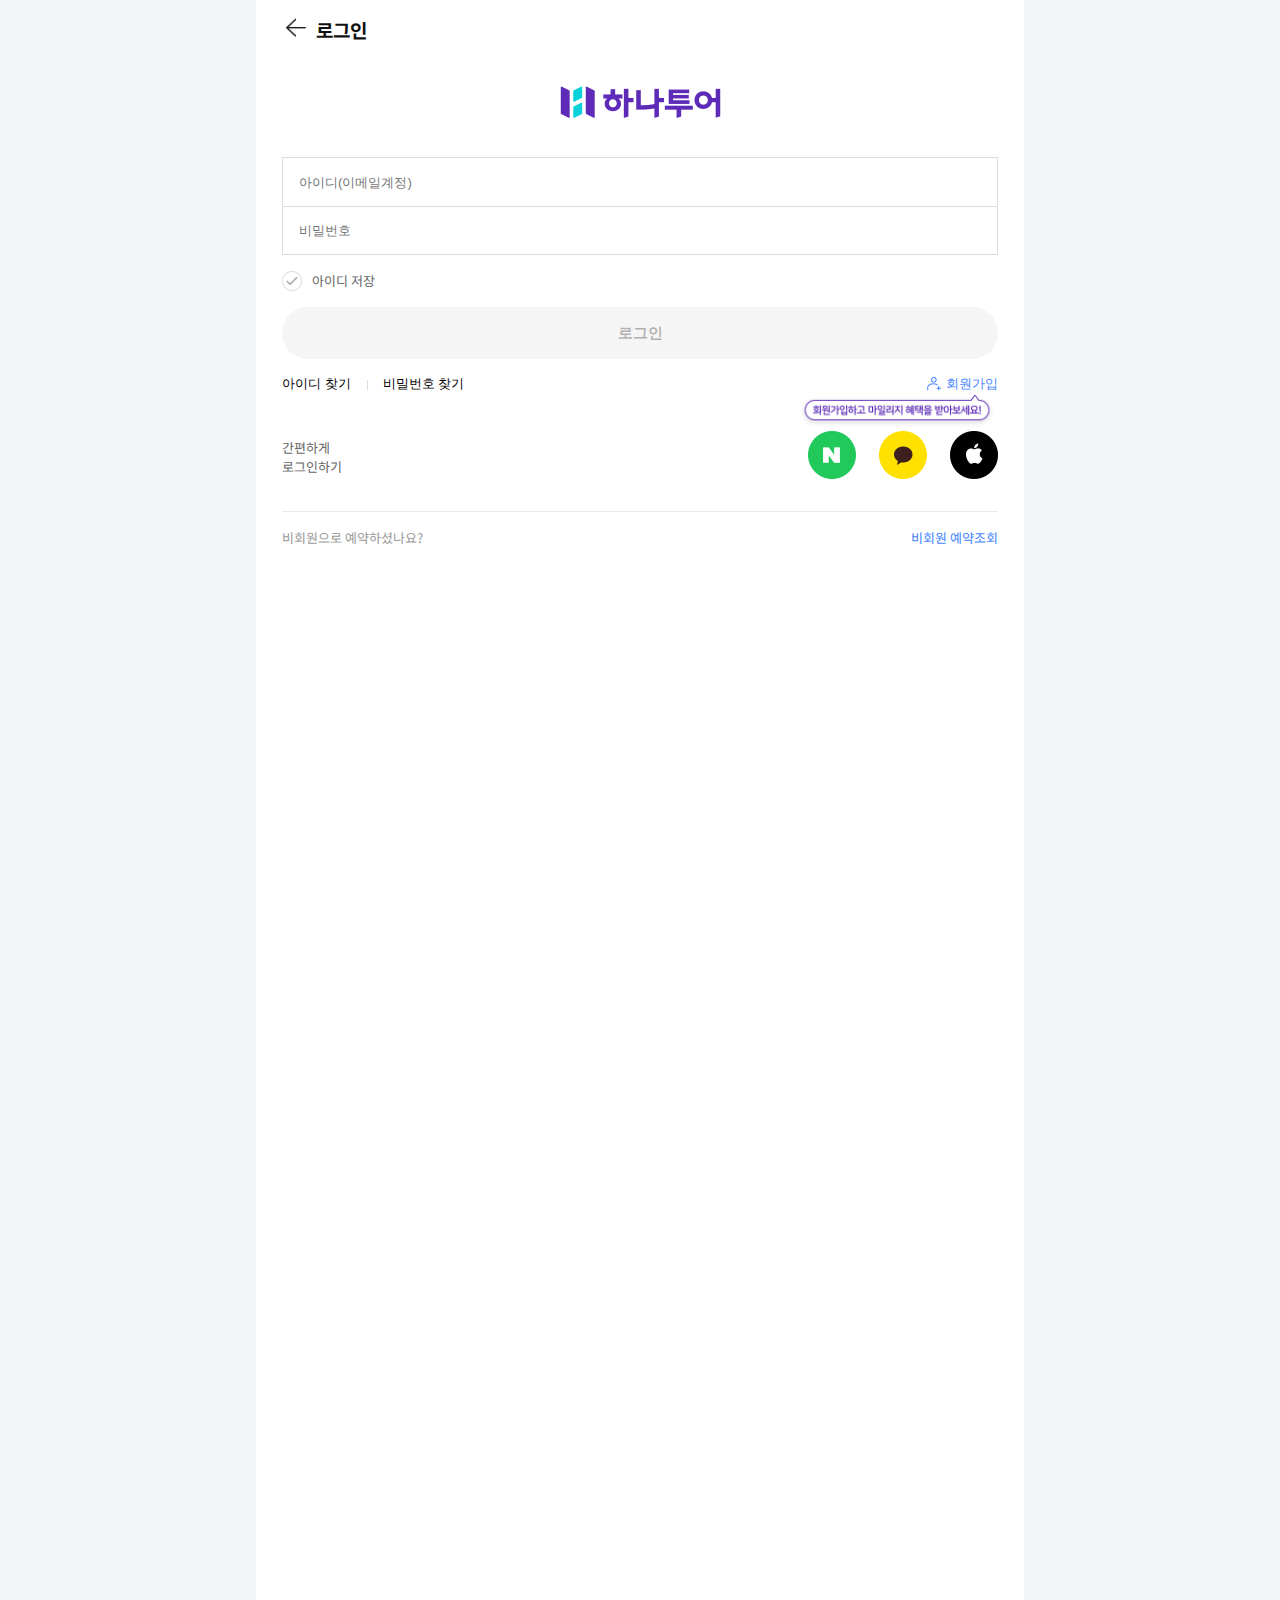
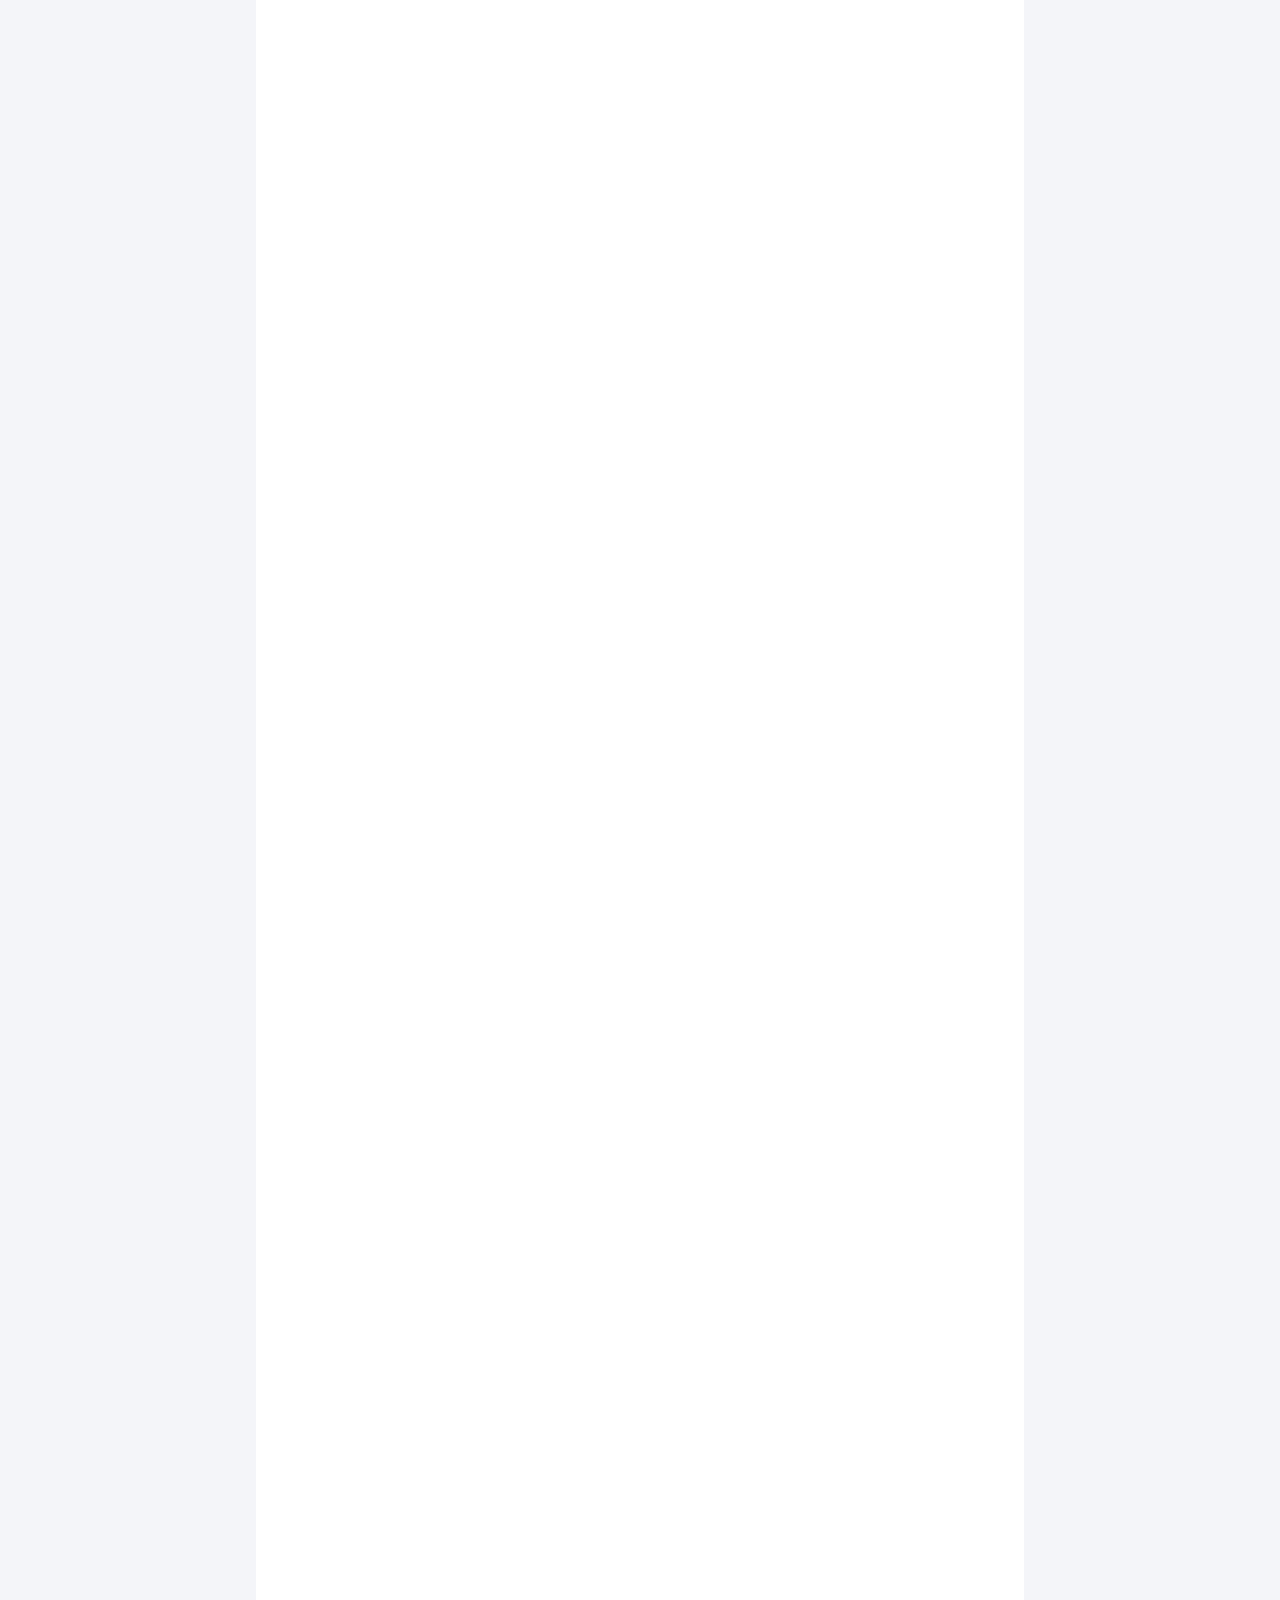
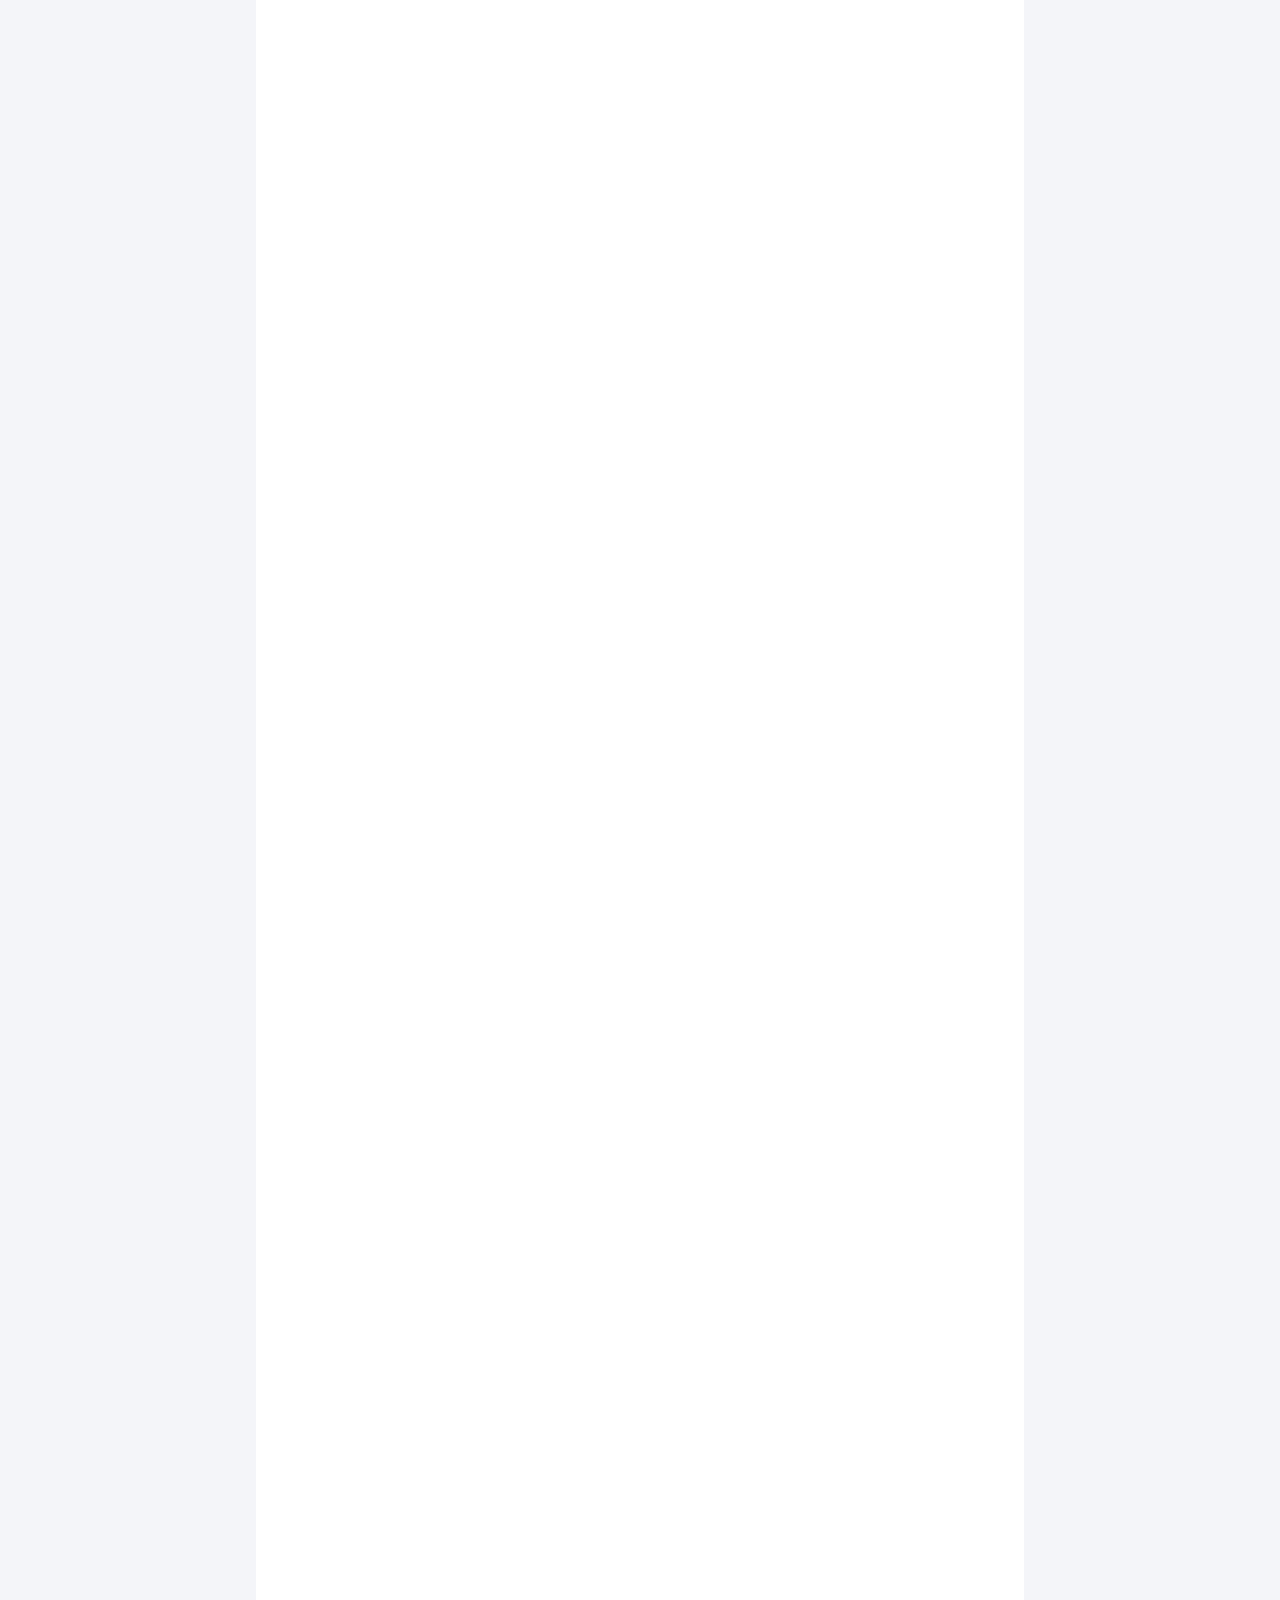
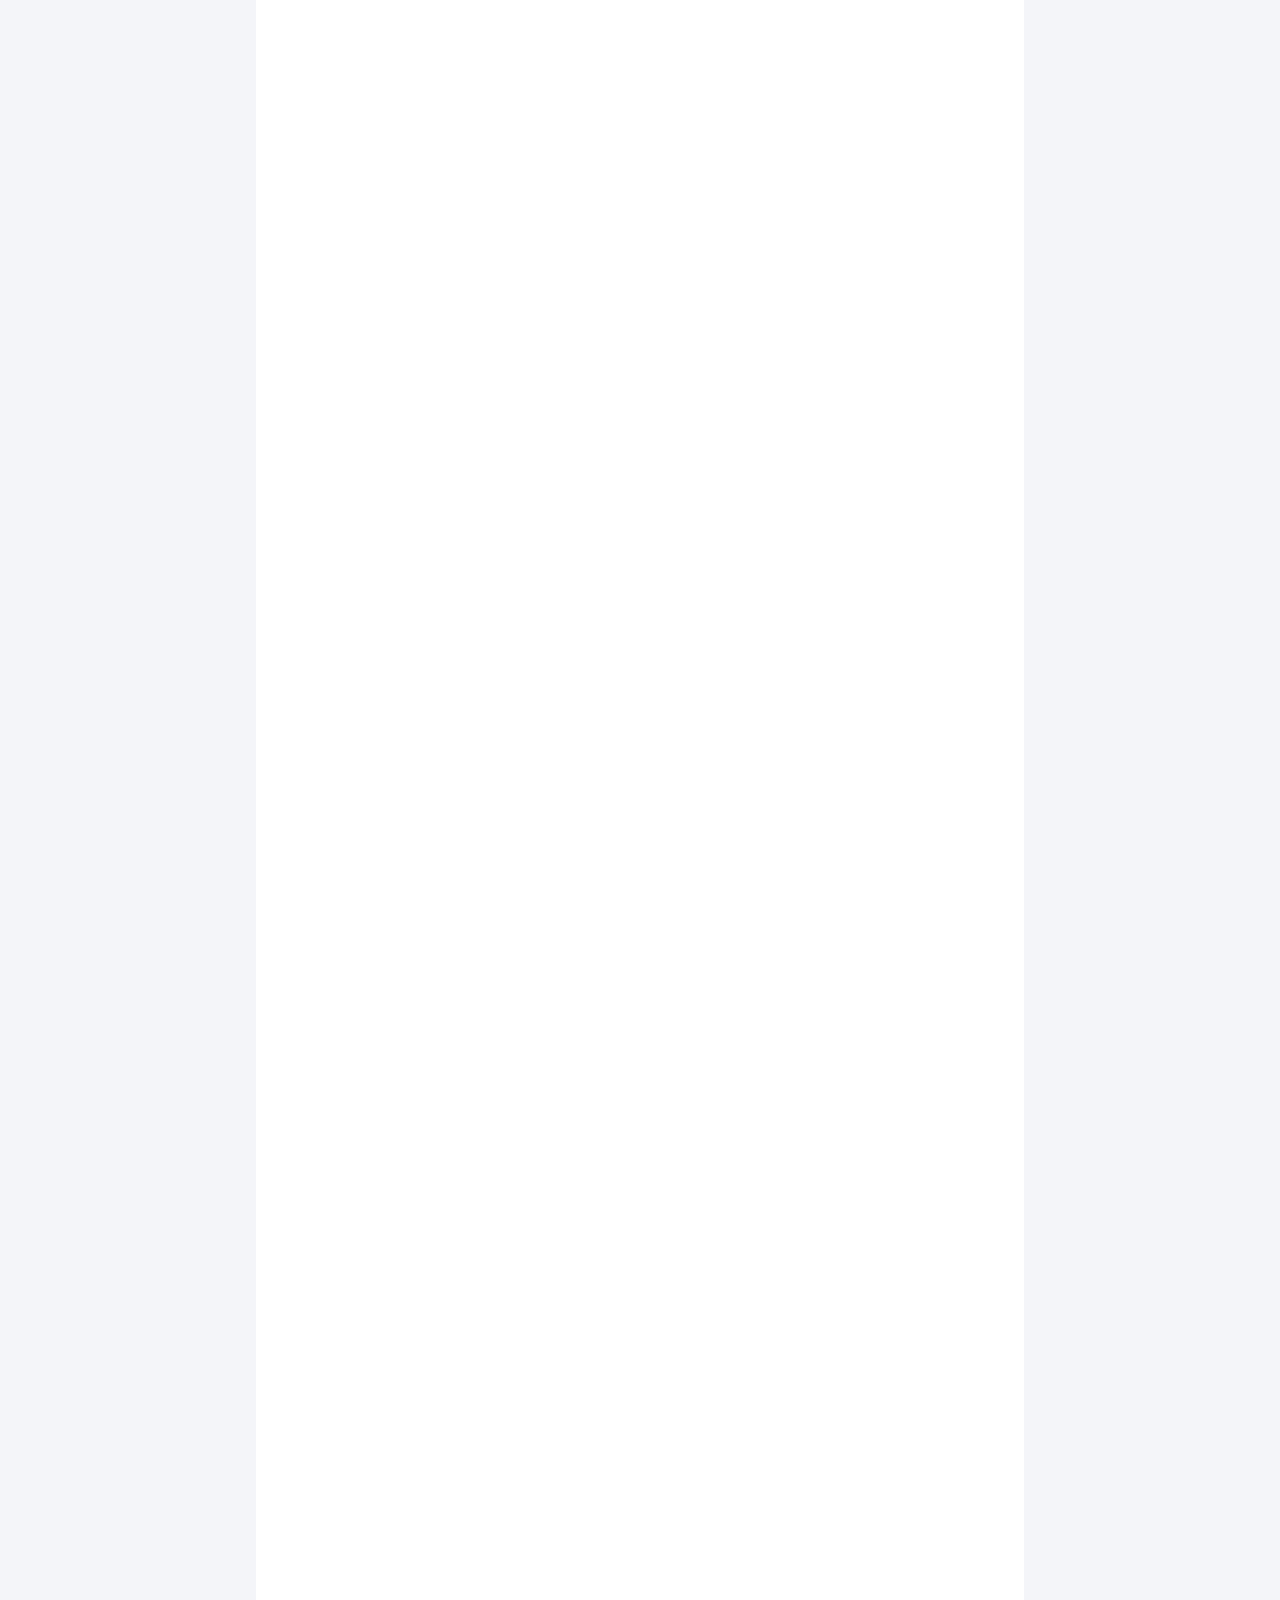
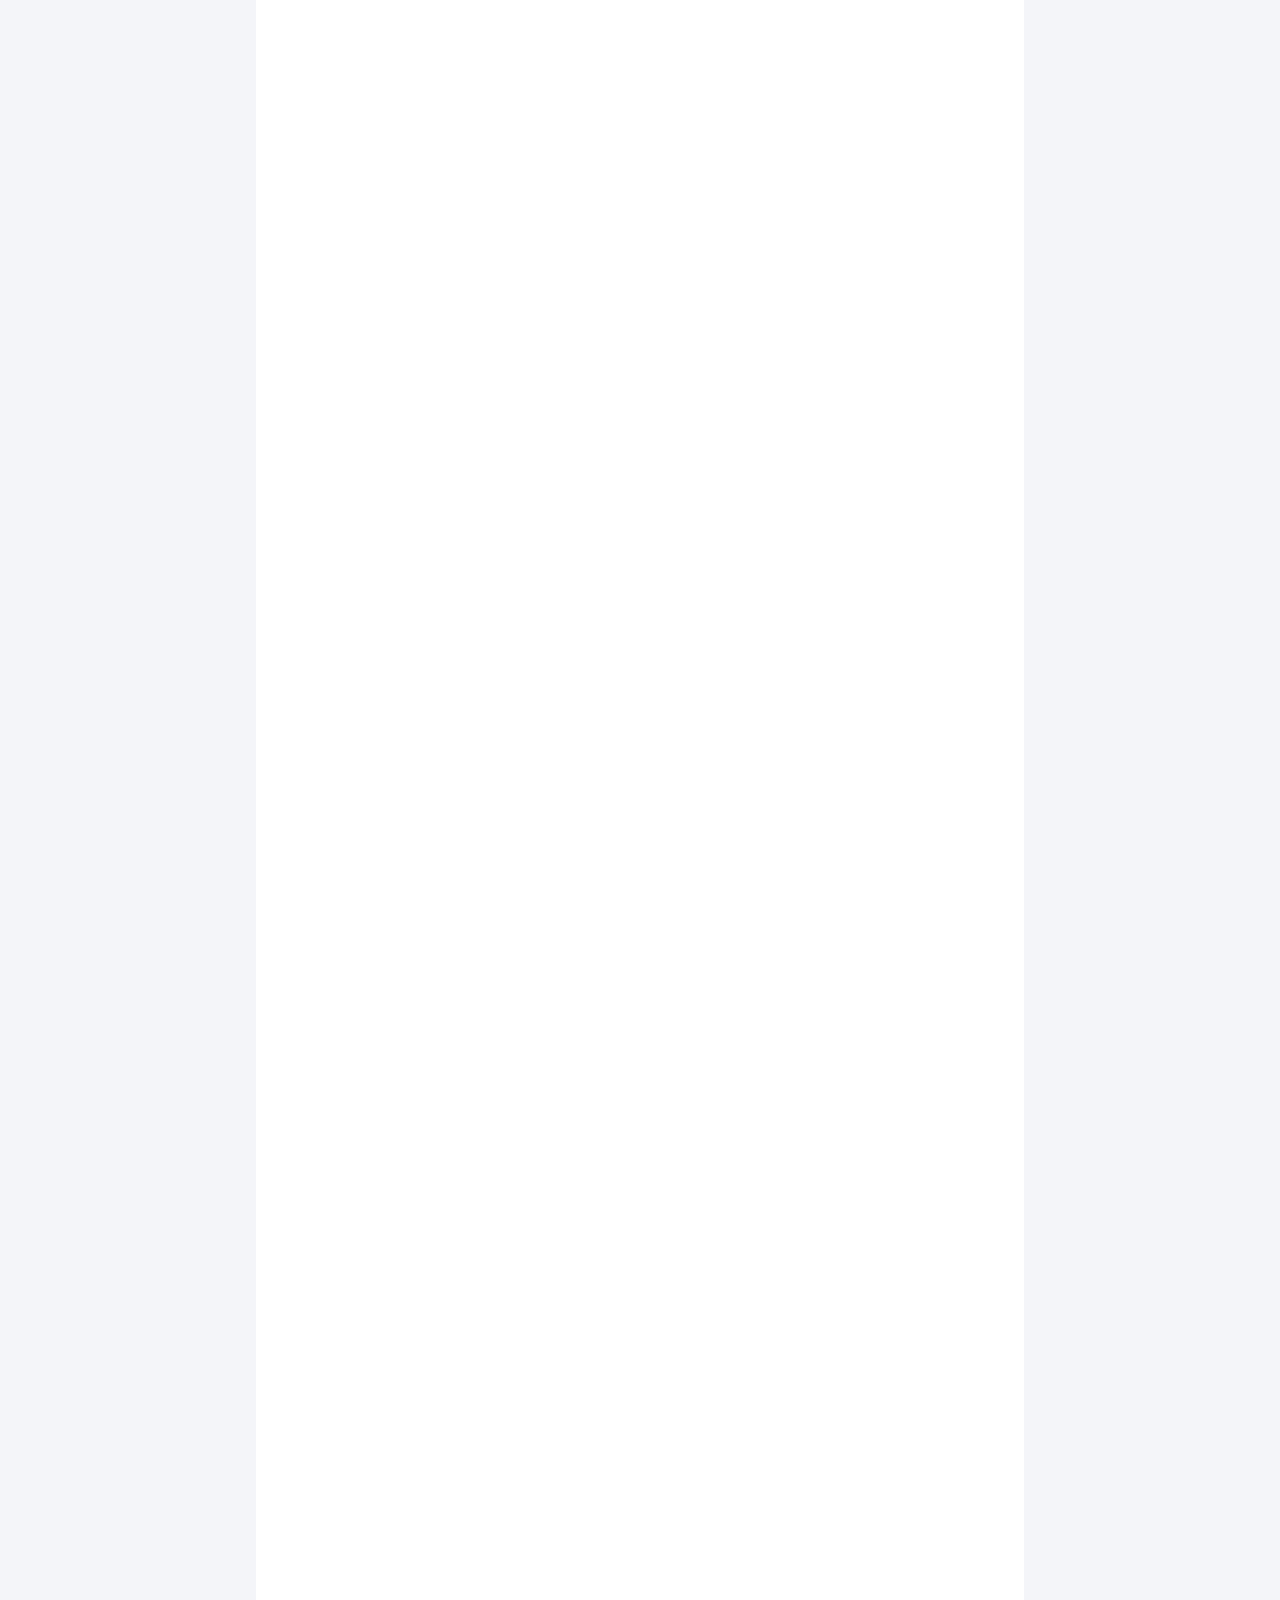
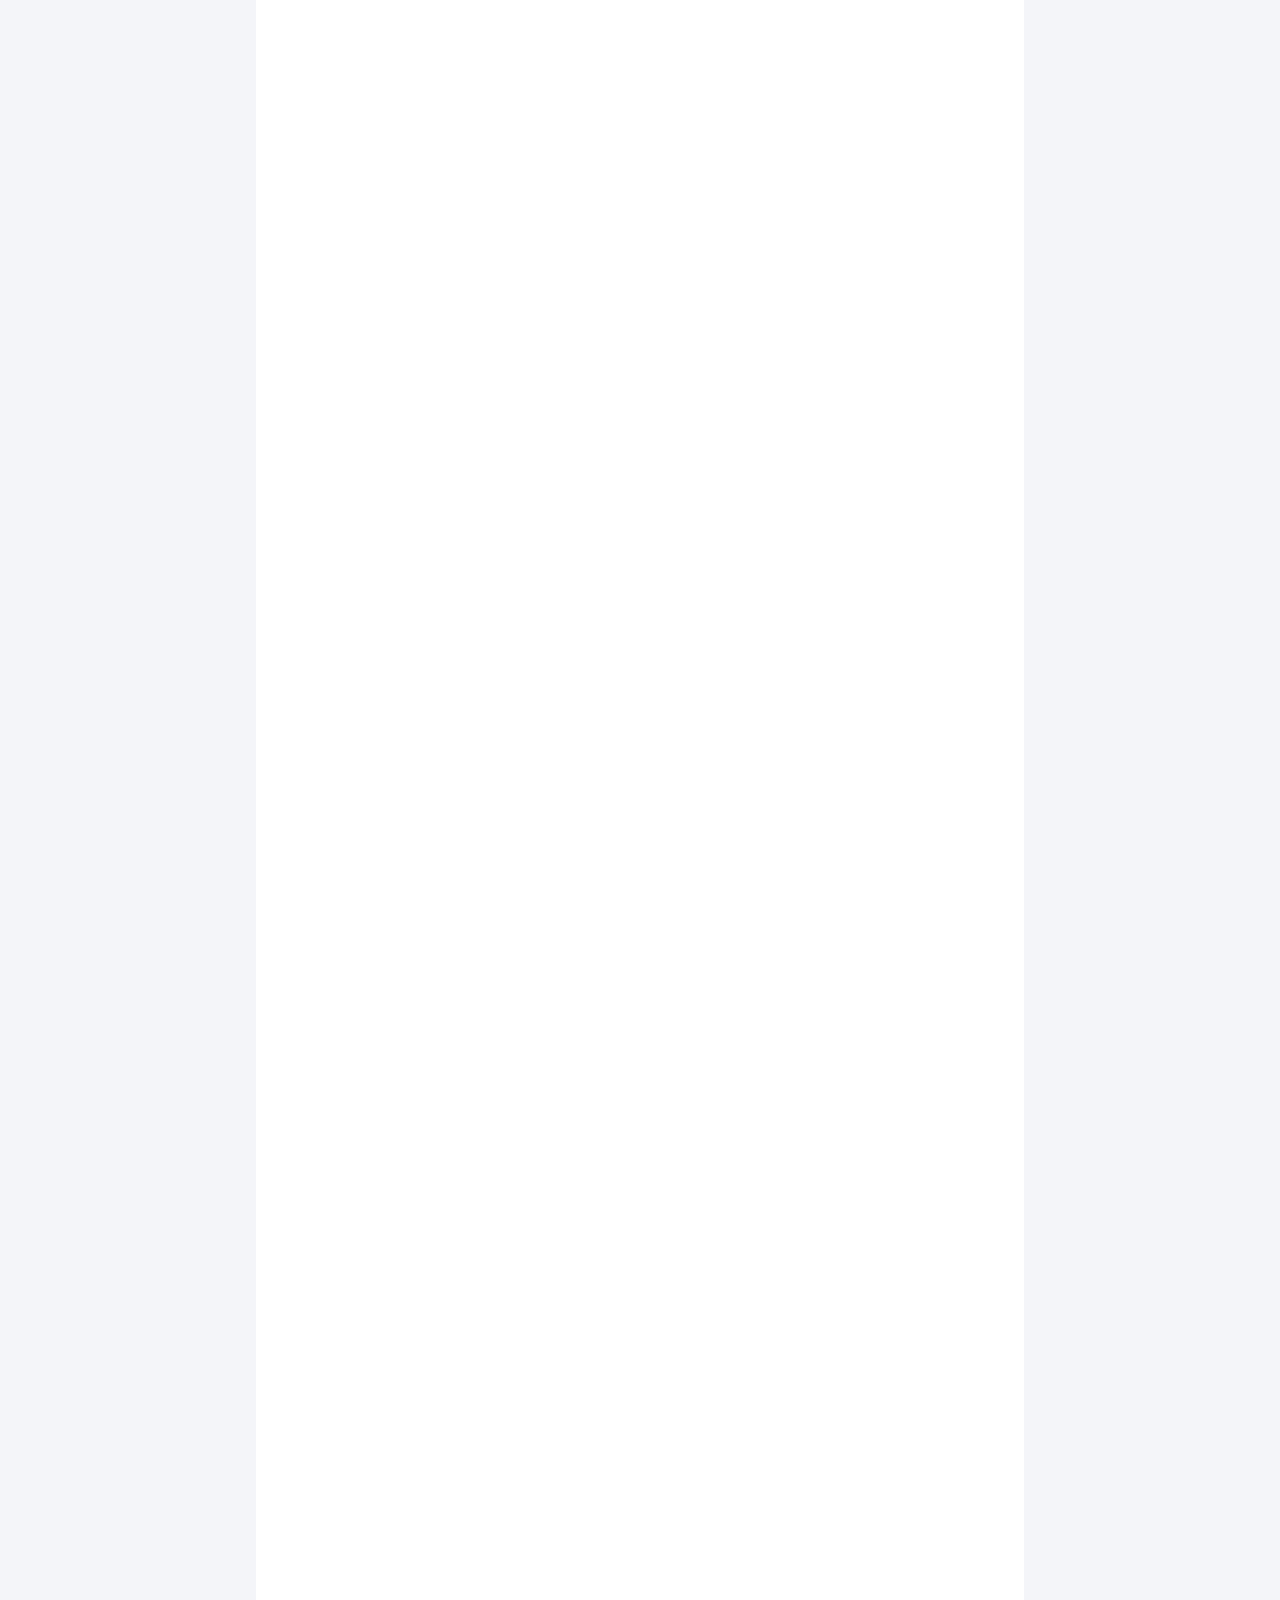
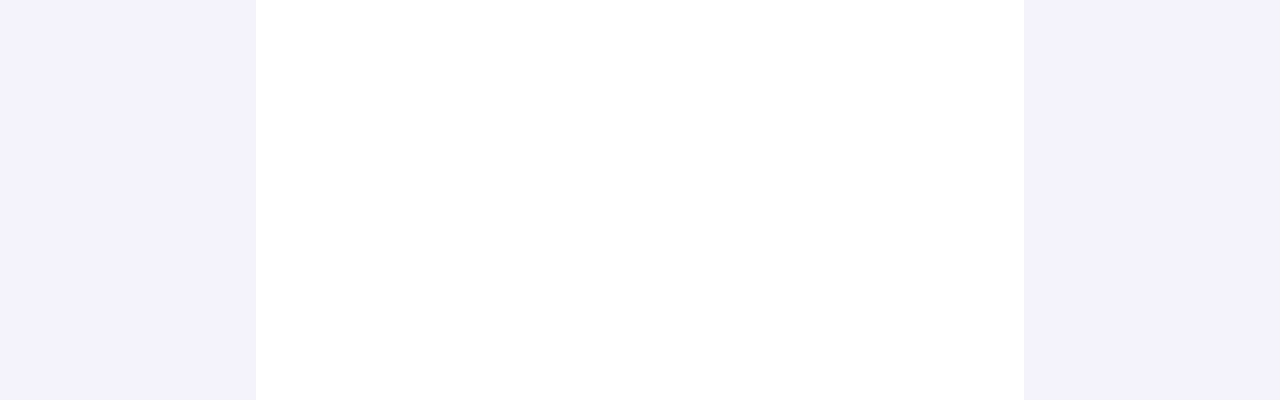
<file: 로그인.html>
<!DOCTYPE html>
<html lang="en">
<head>
    <meta charset="UTF-8">
    <meta http-equiv="X-UA-Compatible" content="IE=edge">
    <meta name="viewport" content="width=device-width, initial-scale=1.0">
    <title>하나투어 : 꿈꾸는 대로, 펼쳐지다</title>
    <link rel="preconnect" href="https://fonts.googleapis.com">
    <link rel="preconnect" href="https://fonts.gstatic.com" crossorigin>
    <link href="https://fonts.googleapis.com/css2?family=Noto+Sans+KR:wght@400;500;700&display=swap" rel="stylesheet">
    <link rel="stylesheet" href="./css/로그인.css">
</head>
<body>
    <div class="container">
        <header>
            <a href="index.html">
                <img src="./images/ico-arrow-left-balck.png" alt="">
            </a>
            <h1>로그인</h1>
        </header>
        <div class="login_wrap">
            <div class="logo">
                <img src="./images/logo.png" alt="로고">
            </div>
        </div>
        <div class="login_input">
            <div class="login_text">
                <input type="email" placeholder="아이디(이메일계정)"></input>
                <input type="password" placeholder="비밀번호"></input>
            </div>
            <div class="id_ckecked">
                <img src="./images/btn_check_off_80x80.png" alt="">
                아이디 저장
            </div>
            <button class="btn_login">
                로그인
            </button>
            <div class="btn_wrap">
                <div class="find">
                    <button class="btn_id_find">
                        아이디 찾기
                    </button>
                    <button class="btn_pw_find">
                        비밀번호 찾기
                    </button>
                </div>
                <div class="join">
                    <button class="btn_join">
                        <img src="./images/ico_join.png" alt="">
                        회원가입
                    </button>
                </div>
            </div>
            <div class="right_box">
                <img src="./images/img_tooltip.png" alt="">
            </div>
            <div class="sns_wrap">
                <div class="sns_login">
                    간편하게<br>
                    로그인하기
                </div>
                <div class="sns">
                    <a href="#">
                        <img src="./images/btn_naver.png" alt="naver">
                    </a>
                    <a href="#">
                        <img src="./images/btn_kakao.png" alt="kakao">
                    </a>
                    <a href="#">
                        <img src="./images/btn_apple.png" alt="apple">
                    </a>
                </div>
            </div>
            <div class="non_member_wrap">
                <div class="non_member">
                    비회원으로 예약하셨나요?
                </div>
                <div class="non_member_check">
                    비회원 예약조회
                </div>
            </div>
        </div>
    </div>
</body>
</html>
</file>
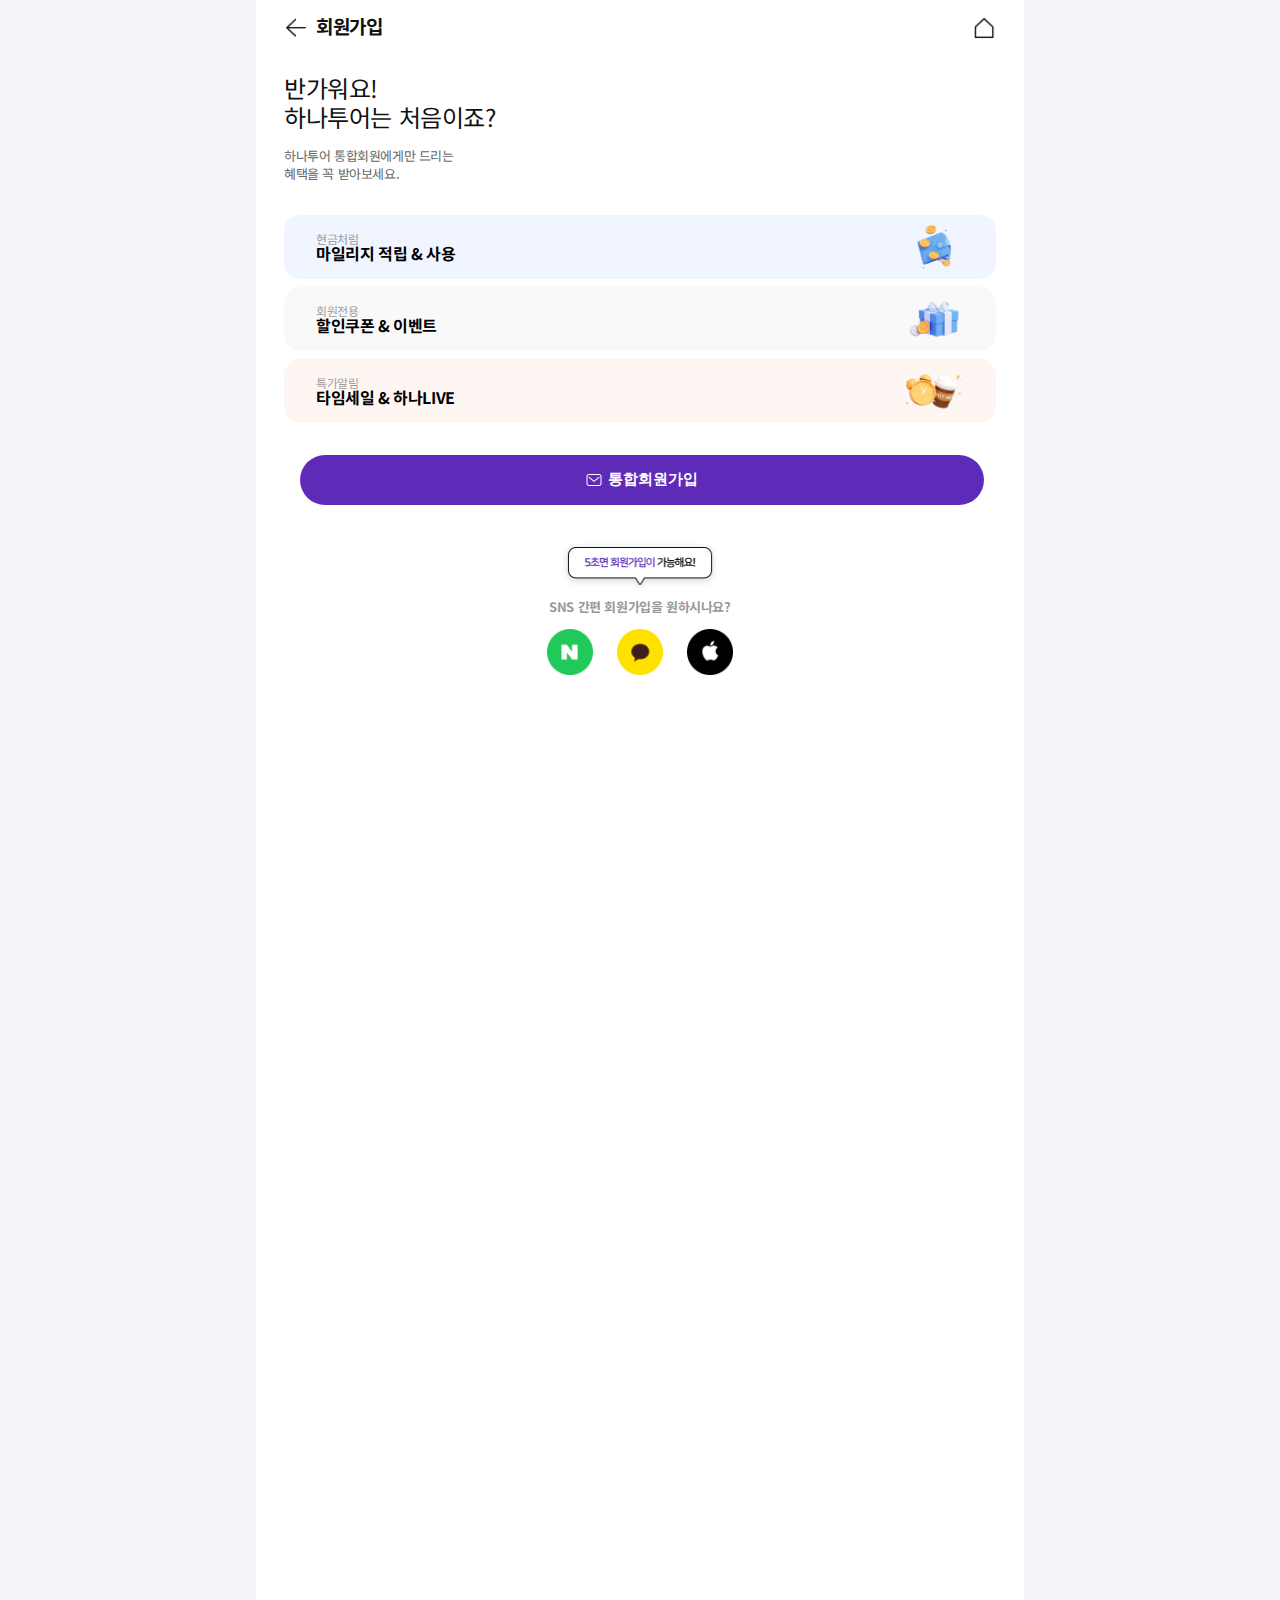
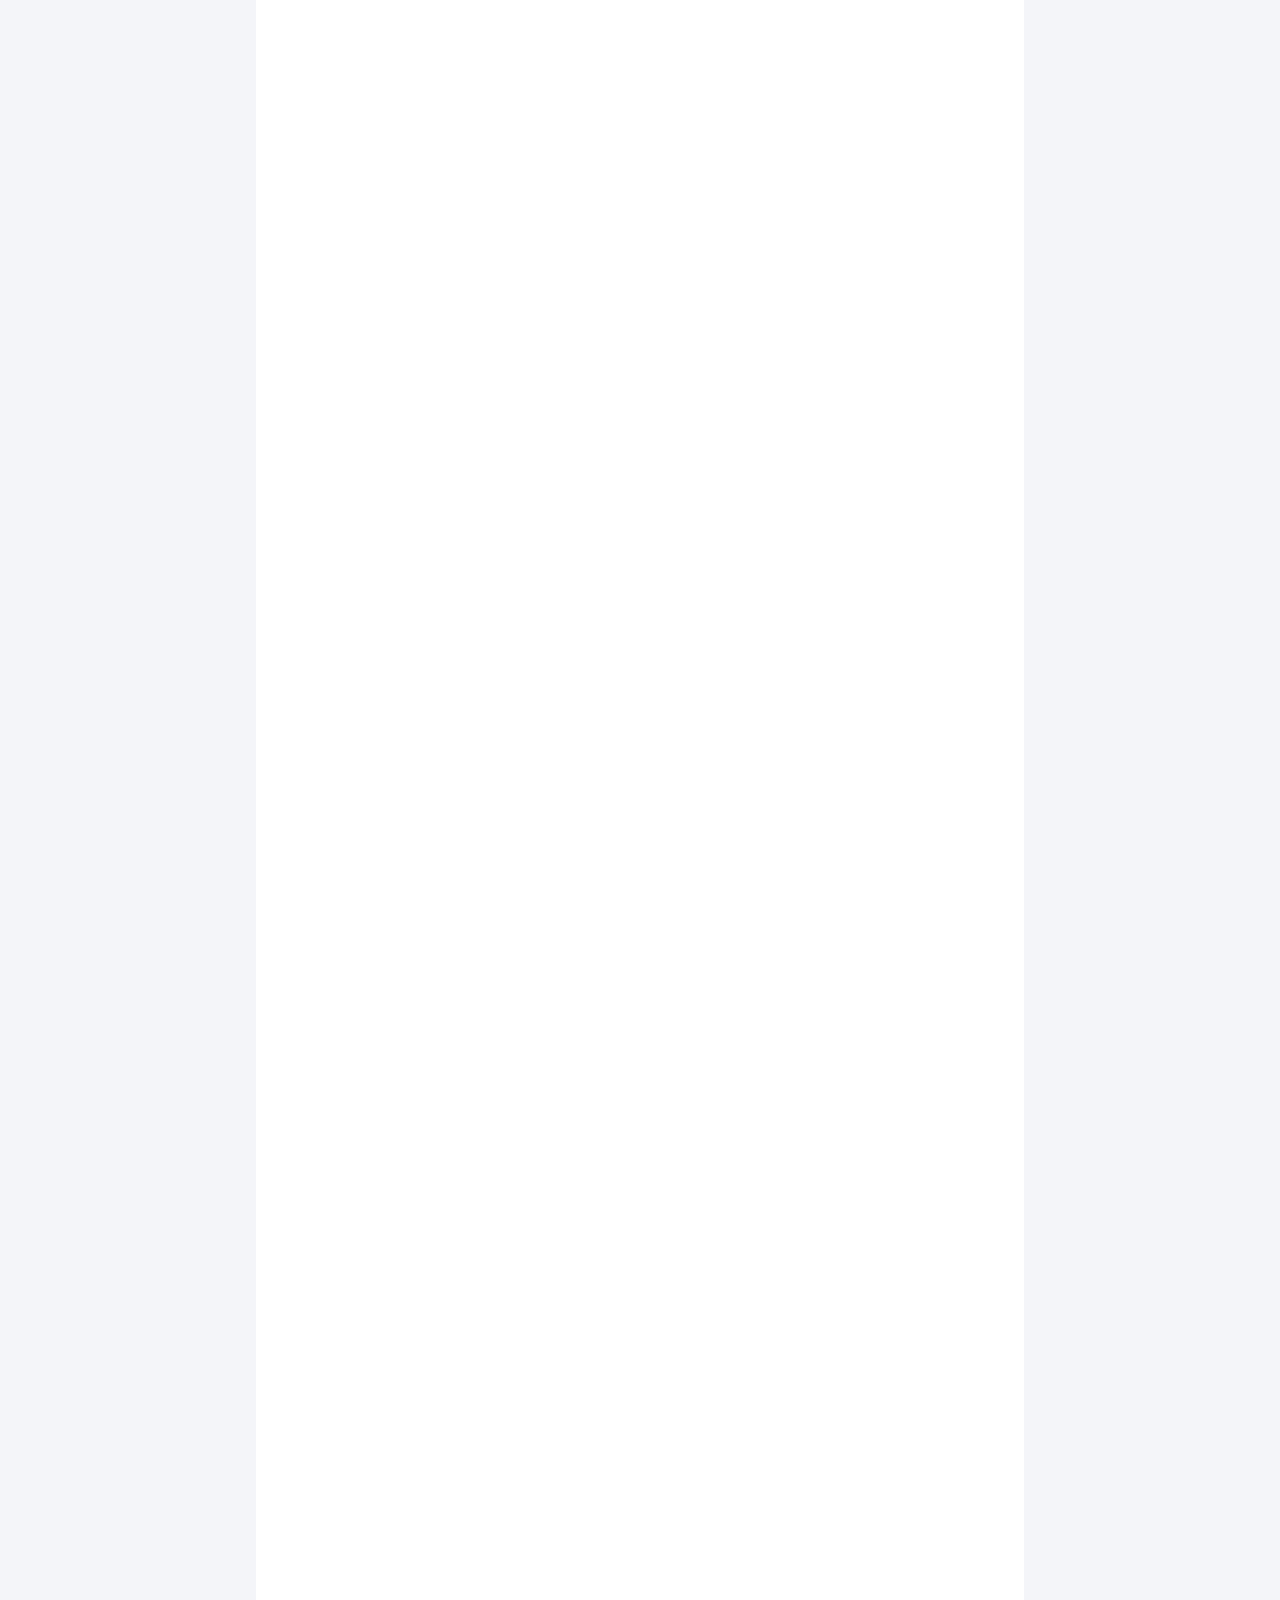
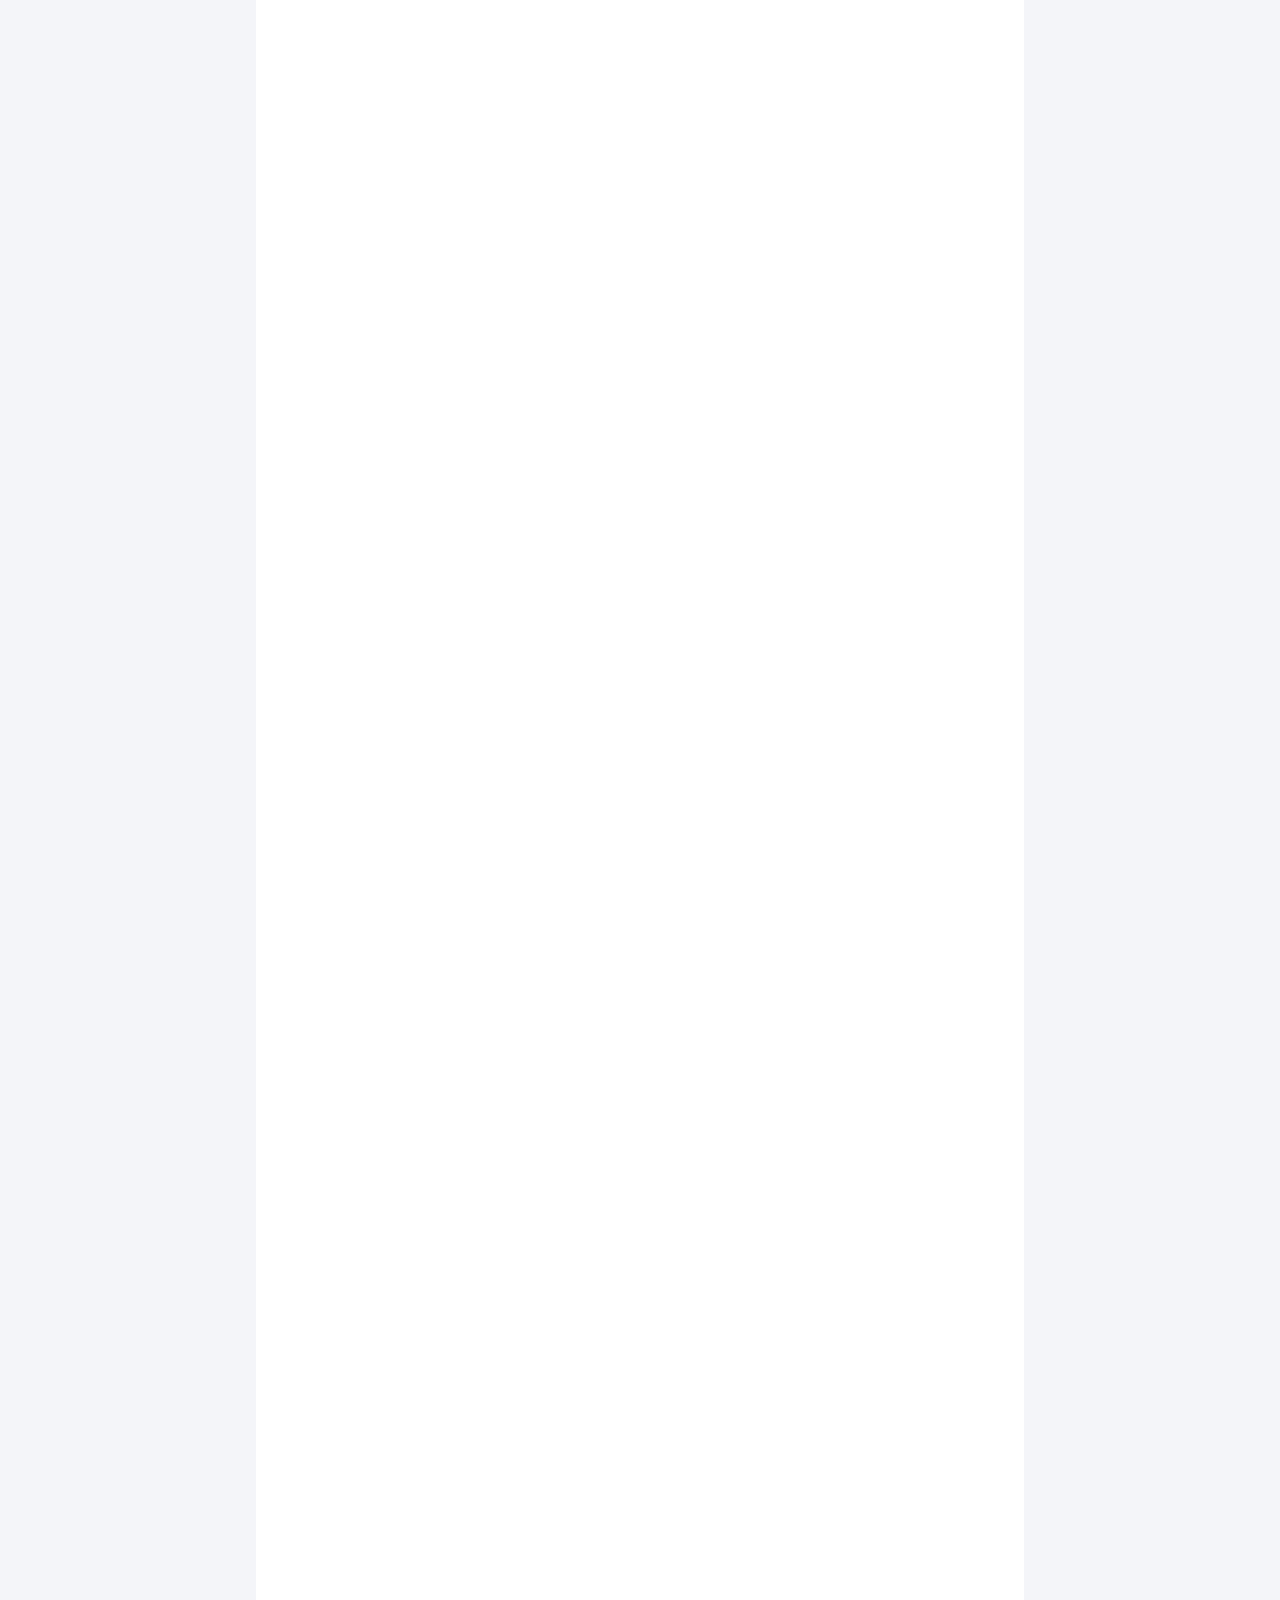
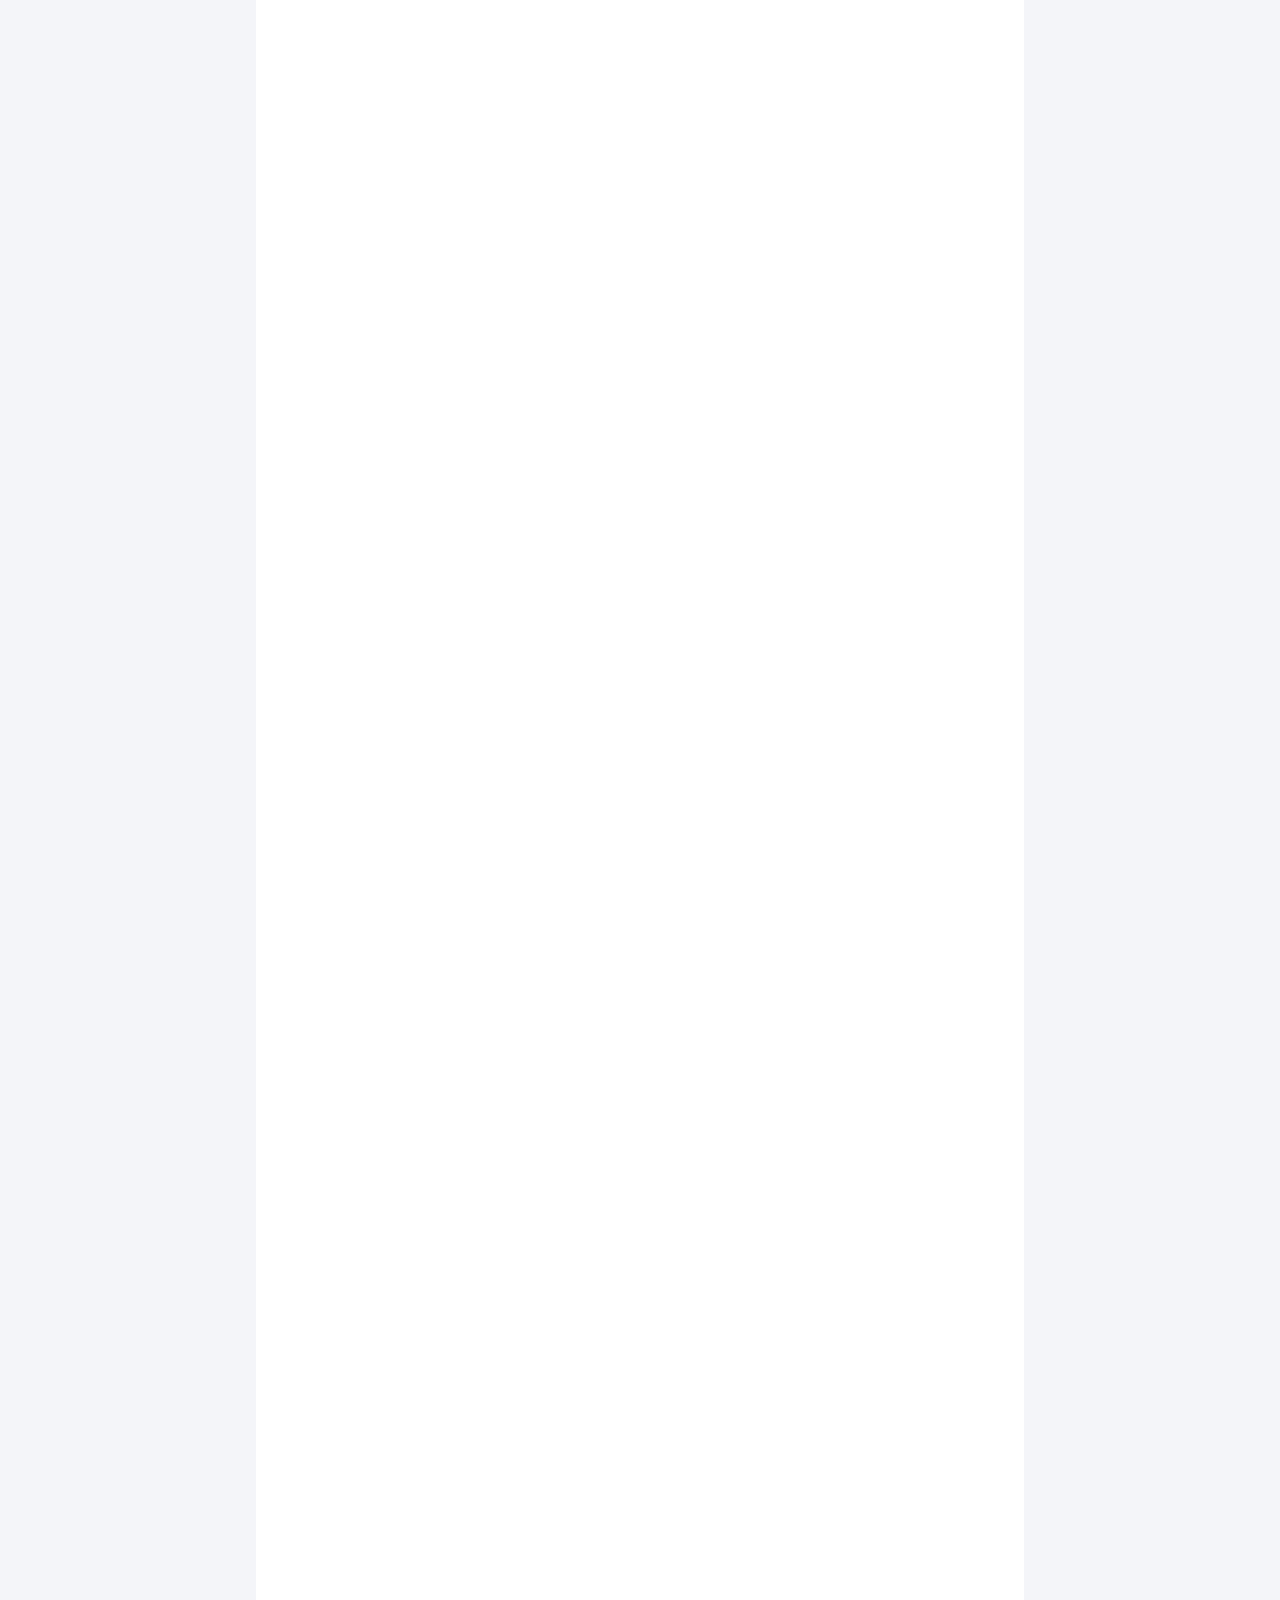
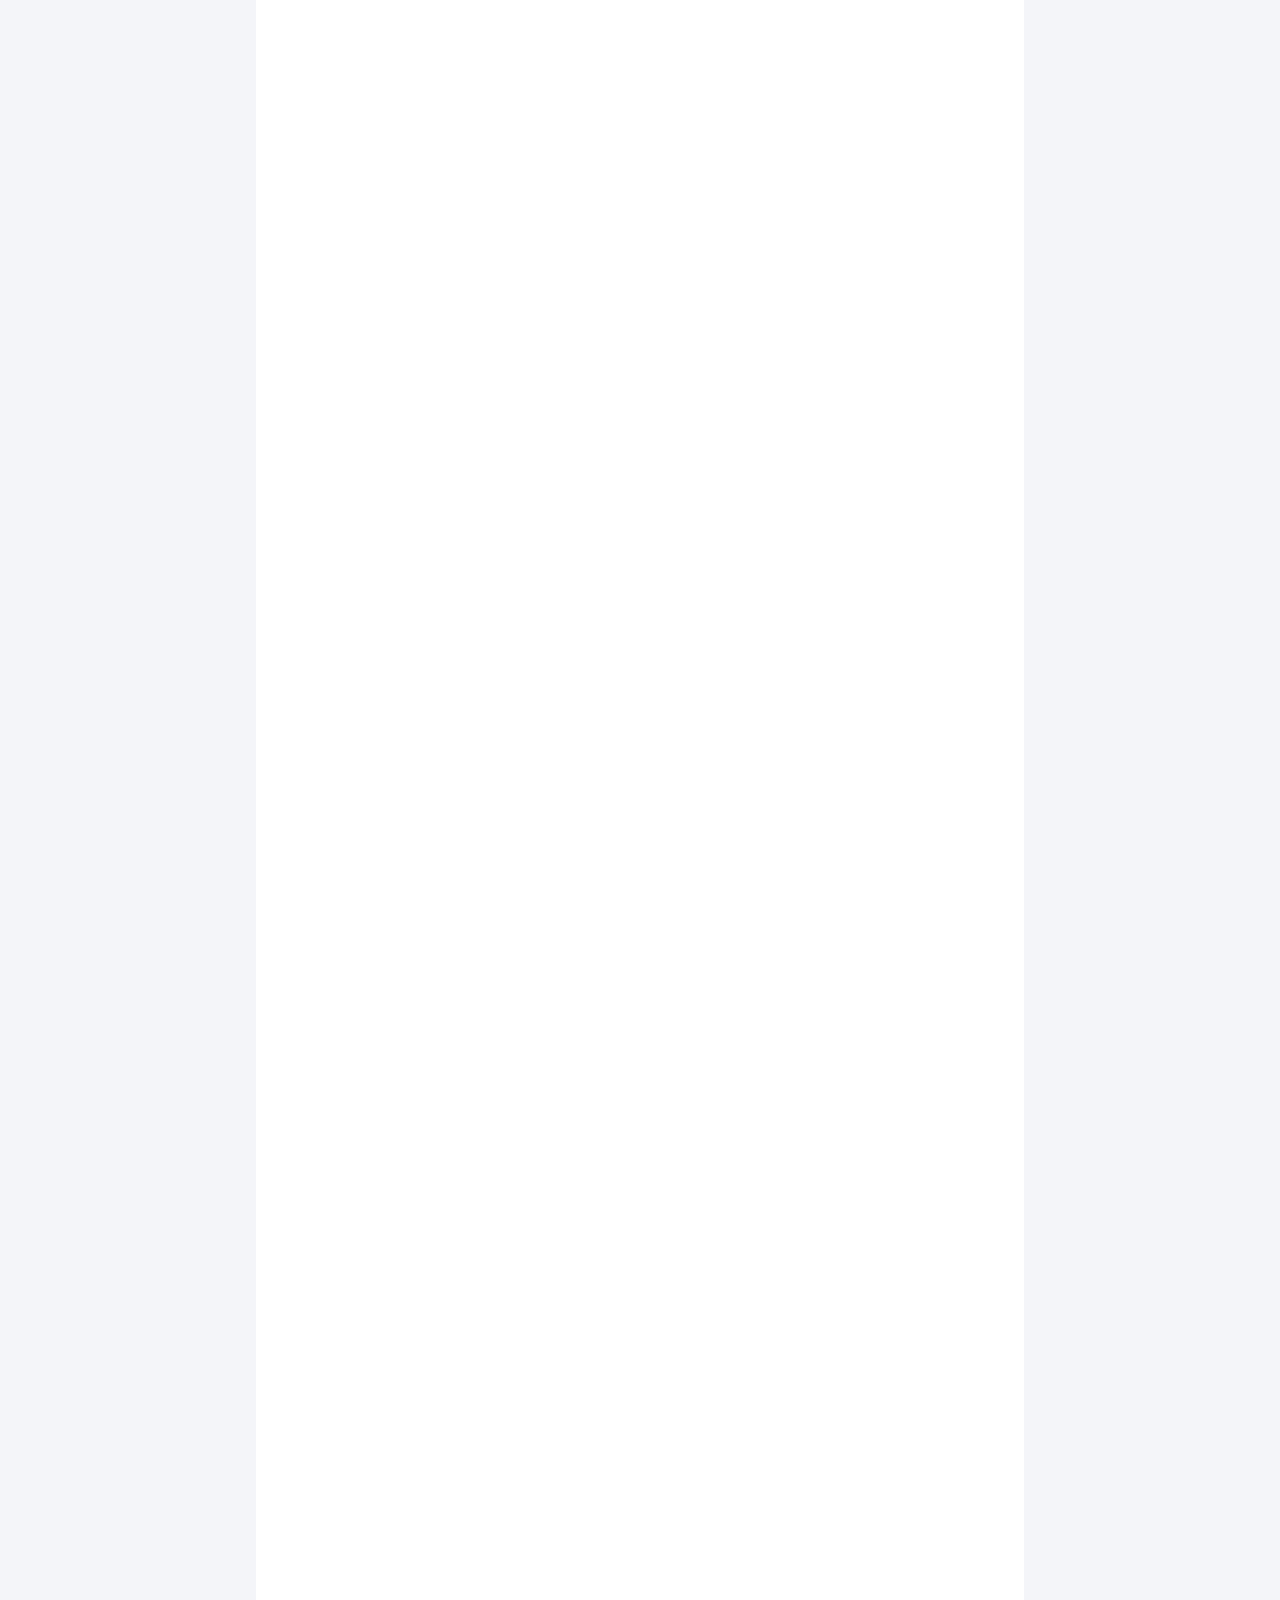
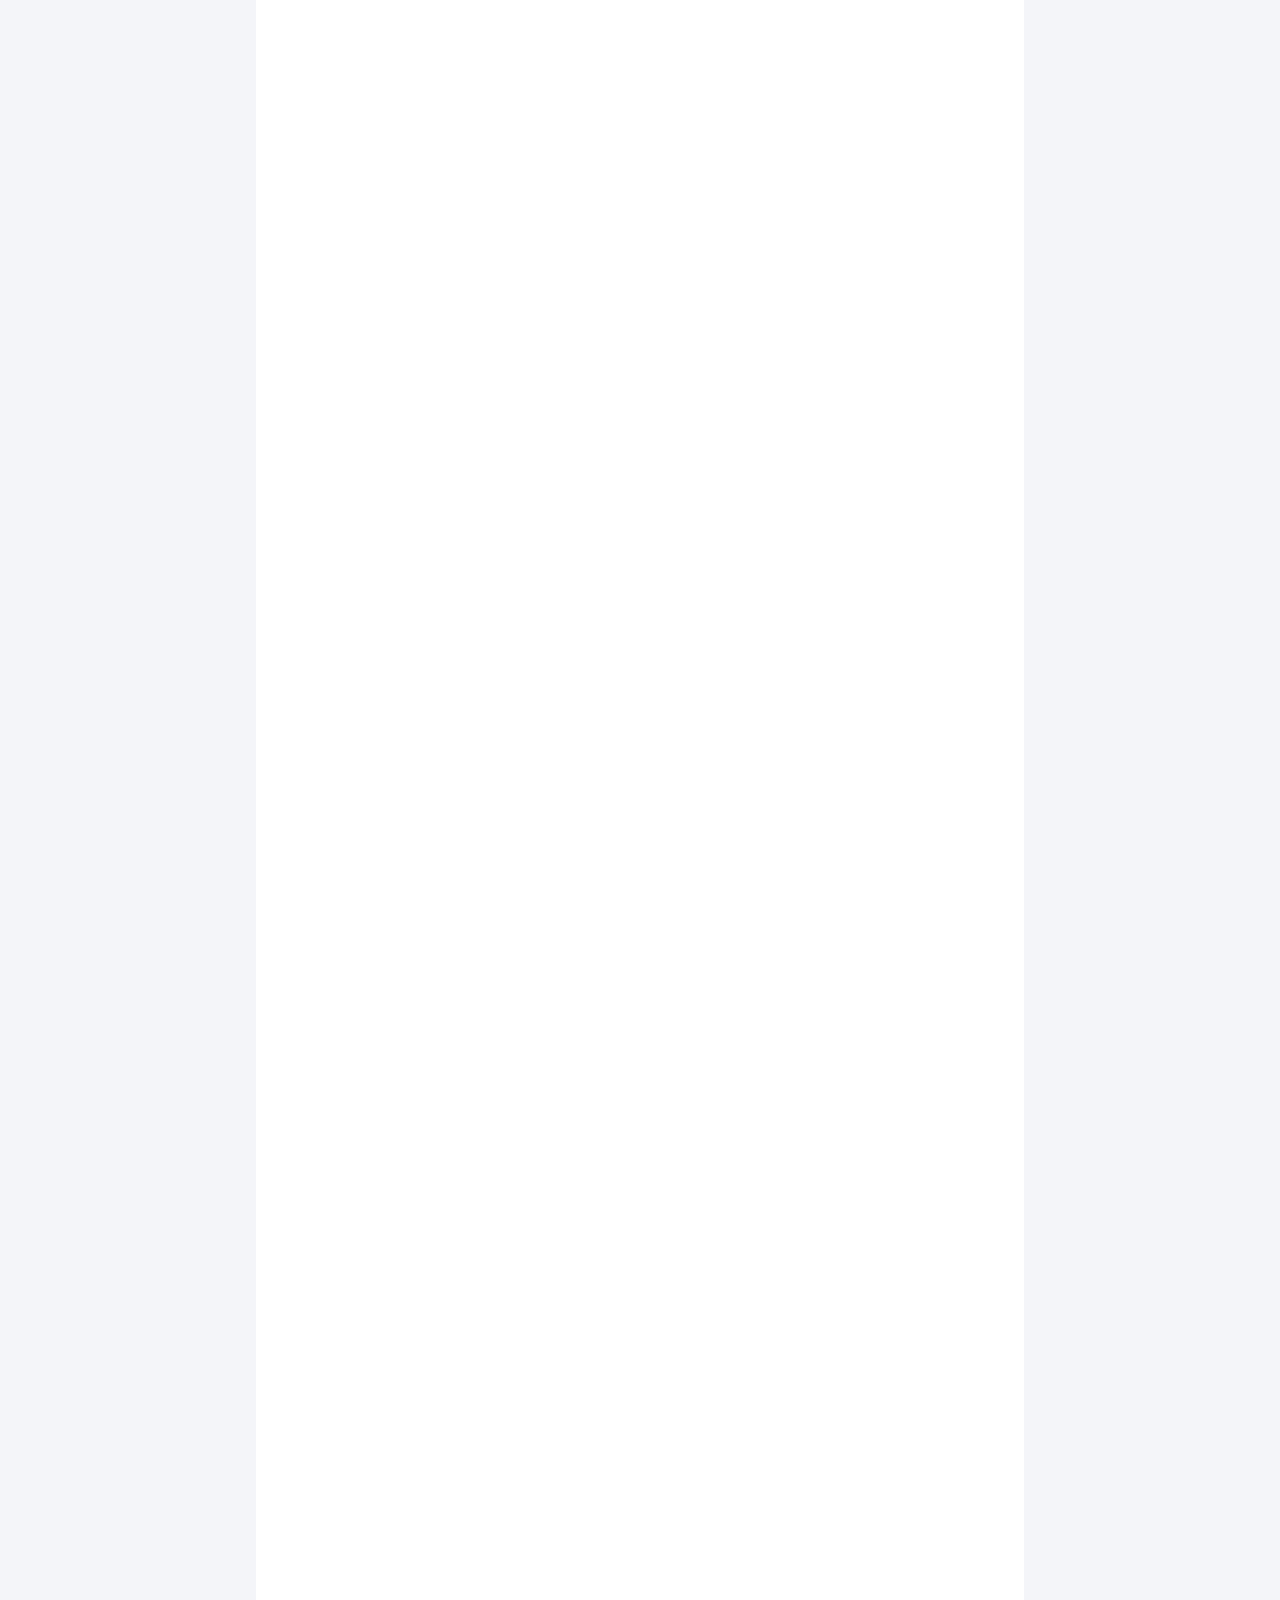
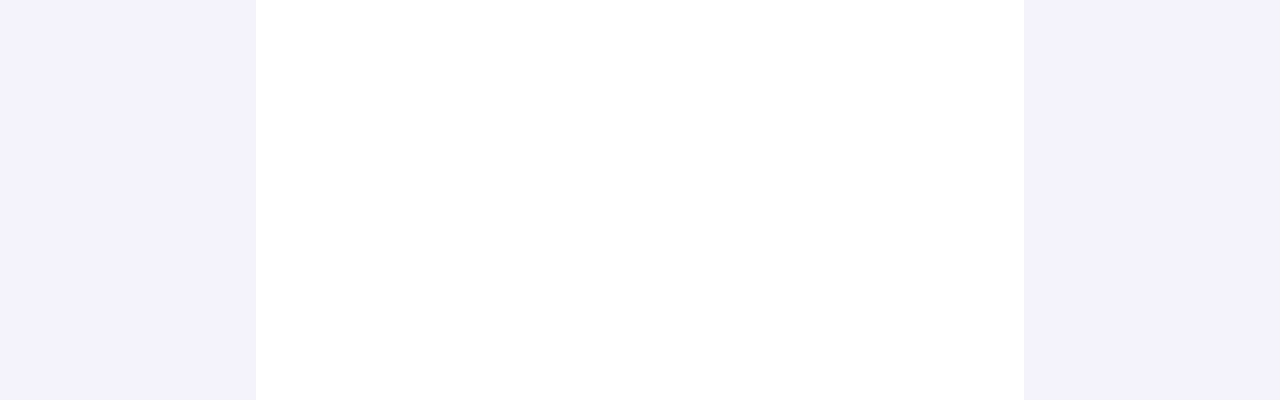
<file: 회원가입.html>
<!DOCTYPE html>
<html lang="ko">
<head>
    <meta charset="UTF-8">
    <meta http-equiv="X-UA-Compatible" content="IE=edge">
    <meta name="viewport" content="width=device-width, initial-scale=1.0">
    <title>하나투어 : 꿈꾸는 대로, 펼쳐지다</title>
    <link rel="preconnect" href="https://fonts.googleapis.com">
    <link rel="preconnect" href="https://fonts.gstatic.com" crossorigin>
    <link href="https://fonts.googleapis.com/css2?family=Noto+Sans+KR:wght@400;500;700&display=swap" rel="stylesheet">
    <link rel="stylesheet" href="./css/하나라이브.css">
    <link rel="stylesheet" href="./css/회원가입.css">
</head>
<body>
    <div class="container">
        <header>
            <div class="back_wrap">
                <a href="index.html">
                    <img src="./images/ico-arrow-left-balck.png" alt="뒤로가기">
                </a>
                <h1>회원가입</h1>
            </div>
            <div class="home_wrap">
                <a href="index.html">
                    <img src="./images/ico_home.png" alt="홈">
                </a>
            </div>
        </header>
        <div class="inner_wrap">
            <div class="tit">
                반가워요!<br>
                하나투어는 처음이죠?
            </div>
            <div class="sub_text">
                하나투어 통합회원에게만 드리는<br>
                혜택을 꼭 받아보세요.
            </div>
        </div>
        <div class="banner_wrap">
            <ul>
                <li>
                    <div class="banner_cash">
                        <div class="sub_tit">
                            현금처럼
                        </div>
                        <div class="tit">
                            마일리지 적립 & 사용
                        </div>
                    </div>
                    <img src="./images/img_join01.png" alt="">
                </li>
                <li>
                    <div class="banner_cash">
                        <div class="sub_tit">
                            회원전용
                        </div>
                        <div class="tit">
                            할인쿠폰 & 이벤트
                        </div>
                    </div>
                    <img src="./images/img_join02.png" alt="">
                </li>
                <li>
                    <div class="banner_cash">
                        <div class="sub_tit">
                            특가알림
                        </div>
                        <div class="tit">
                            타임세일 & 하나LIVE
                        </div>
                    </div>
                    <img src="./images/img_join03.png" alt="">
                </li>
            </ul>
            <button class="btn_join">
                <img src="./images/ico_mail_line.png" alt="">
                통합회원가입
            </button>
        </div>
        <div class="sns_wrap">
            <div class="img">
                <img src="./images/img_tooltip01.png" alt="">
            </div>
            <p>
                SNS 간편 회원가입을 원하시나요?
            </p>
            <div class="sns">
                <a href="#">
                    <img src="./images/btn_naver.png" alt="naver">
                </a>
                <a href="#">
                    <img src="./images/btn_kakao.png" alt="kakao">
                </a>
                <a href="#">
                    <img src="./images/btn_apple.png" alt="apple">
                </a>
            </div>
        </div>
    </div>
</body>
</html>
</file>
<file: css/로그인.css>
@charset "uft-8";

* {
    margin: 0;
    padding: 0;
    box-sizing: border-box;
}

a {
    text-decoration: none;
}

ul {
    list-style: none;
}

body {
    font-size: 14px;
    background: #f4f5f9;
    color: #666;
    overflow: hidden;
    font-family: 'Noto Sans KR', sans-serif;
}

button {
    background: transparent;
    border: none;
}

/* container */
.container {
    margin: 0 auto;
    background: #fff;
    max-width: 768px;
    height: 10000px;
}

/* header */
header {
    display: flex;
    padding: 1rem 0 0 1.75rem;
}

header a img {
    width: 24px;
    height: 24px;
}

header h1 {
    font-size: 19px;
    color: #111;
    padding-left: .5rem;
}

/* login_wrap */
.login_wrap {
    width: 165px;
    margin: 0 auto;
}

.login_wrap .logo {
    margin-top: 2.5rem;
}

.login_wrap .logo img {
    width: 100%;
    object-fit: cover;
}

/* login_input */
.login_input {
    padding: 0 1.625rem;
    margin-top: 2rem;
}

.login_text {
    border: 1px solid #ddd;
}

.login_text input {
    height: 48px;
    border: none;
    width: 100%;
    padding: 1rem;
}

.login_text input+input {
    border-top: 1px solid #ddd;
}

.id_ckecked {
    display: flex;
    align-items: center;
    margin-top: 1rem;
    font-size: 13px;
    line-height: 1.31;
}

.id_ckecked img {
    width: 20px;
    height: 20px;
    cursor: pointer;
    margin-right: 10px;
}

.btn_login {
    width: 100%;
    height: 52px;
    margin: 1rem 0;
    border-radius: 50px;
    background: #f5f5f5;
    color: rgba(1, 1, 1, .3);
    font-size: 15px;
    border: none;
    font-weight: bold;
    cursor: pointer;
}

/* btn_wrap */
.btn_wrap {
    display: flex;
    justify-content: space-between;
    align-items: center;
}

.find {
    display: flex;
    font-size: 13px;
}

.find .btn_pw_find {
    padding-left: 1rem;
    margin-left: 1rem;
    position: relative;
}

.find .btn_pw_find::before {
    content: '';
    position: absolute;
    left: 0;
    top: 25%;
    width: 1px;
    height: 10px;
    background: #ddd;
}

.join .btn_join {
    color: #4585ff;
    cursor: pointer;
    display: flex;
    align-items: center;
}

.join .btn_join img {
    width: 16px;
    height: 16px;
    margin-right: 4px;
}

/* right_box */
.right_box {
    display: flex;
    justify-content: flex-end;
}

.right_box img {
    width: 202px;
}

/* sns_wrap */
.sns_wrap {
    display: flex;
    align-items: center;
    justify-content: space-between;
}

.sns_wrap .sns_login {
    font-size: 13px;
}

.sns_wrap .sns a+a {
    margin-left: 20px;
}

.sns_wrap .sns img {
    width: 48px;
    height: 48px;
}

/* non_member_wrap */
.non_member_wrap {
    display: flex;
    justify-content: space-between;
    font-size: 13px;
    margin-top: 1.75rem;
    padding-top: 1rem;
    border-top: 1px solid #ebebeb;
}

.non_member {
    color: #999;
}

.non_member_check {
    color: #4585ff;
}
</file>
<file: css/하나라이브.css>
@charset "uft-8";

* {
    margin: 0;
    padding: 0;
    box-sizing: border-box;
}

ul {
    list-style: none;
}

button {
    background: transparent;
    border: transparent;
    cursor: pointer;
}

a {
    text-decoration: none;
    color: #333;
}

body {
    font-size: 14px;
    color: #333;
    line-height: 1;
    letter-spacing: -.4px;
    font-family: 'Noto Sans KR', sans-serif;
}

:root {
    --main: #5e2bb8;
}

/* header */
.header_wrap {
    width: 1200px;
    margin: 0 auto;
}

/* login */
.login_wrap ul {
    display: flex;
    justify-content: flex-end;
}

.login_wrap ul li {
    width: 46px;
    text-align: center;
    margin: 0 0.5rem;
}

.login_wrap ul li a {
    font-size: 12px;
    line-height: 46px;
}

.login_wrap ul li a:hover {
    color: var(--main);
}

/* logo_wrap */
.logo_wrap {
    display: flex;
    justify-content: space-between;
    align-items: center;
    position: relative;
    margin-bottom: 1rem;
}

.logo_wrap .logo_left {
    display: flex;
    align-items: center;
}

/* logo */
.logo_wrap .logo_left .logo img {
    width: 150px;
    margin-top: 8px;
}

/* search */
.logo_wrap .logo_left .search {
    width: 410px;
    height: 44px;
    border: 2px solid #111;
    border-radius: 24px;
    margin: 0 32px;
}

.logo_wrap .logo_left .search .box_search {
    margin: 0 12px 0 20px;
}

.logo_wrap .logo_left .search .box_search input {
    width: 334px;
    height: 40px;
    margin: 0;
    border: 0;
    line-height: 40px;
    font-size: 15px;
    color: #111;
    outline: none;
}

.logo_wrap .logo_left .search input::placeholder {
    color: #c2c2c2;
    font-weight: bold;
}

.logo_wrap .logo_left .search .box_search button {
    width: 40px;
    height: 40px;
    float: right;
}

.logo_wrap .logo_left .search .box_search button img {
    margin-top: 2px;
}

/* rolling_box */
span.hot {
    position: absolute;
    top: 15px;
    left: 624px;
    content: 'HOT';
    width: 32px;
    height: 16px;
    background: #fff;
    border: solid 1px var(--main);
    border-radius: 4px 0 4px 4px;
    padding: 0 4px;
    color: var(--main);
    font-weight: bold;
    text-align: center;
    font-size: 10px;
    line-height: 13px;
    z-index: 99999999;
}

.rolling_box {
    margin-left: 40px;
    width: 160px;
    height: 20px;
}

.rolling_box ul {
    width: 100%;
    height: 100%;
    overflow: hidden;
    position: relative;
}

.rolling_box ul li {
    width: 100%;
    height: 100%;
    transition: .5s;
    position: absolute;
    transition: top .75s;
    top: 100%;
    z-index: 1;
    background-color: #ffffff;
}

.card_sliding {
    top: 0 !important;
    z-index: 100 !important;
}

.card_sliding_after {
    top: -100% !important;
    z-index: 10 !important;
}

.rolling_box ul li p {
    font-size: 14px;
    line-height: 16px;
}

.popular {
    margin-left: 40px;
    line-height: 20px;
    color: #111;
}

.hot_keyword p {
    margin-left: 40px;
    color: transparent;
}

.rolling_box:hover .popular .hot_keyword p {
    color: #111;
}

.popular a {
    display: none;
    font-size: 13px;
    line-height: 20px;
    margin-top: 6px;
    cursor: pointer;
}

.popular a:first-of-type {
    margin-top: 20px;
}

.rolling_box:hover .popular {
    width: 184px;
    position: absolute;
    top: 1px;
    left: 575px;
    z-index: 9999;
    padding: 0 20px 20px;
    background: #fff;
    border: 1px solid #111;
}

.rolling_box:hover .popular div {
    background: #f3f3f3;
    margin: 0 -20px;
}

.rolling_box:hover .popular div p {
    padding: 10px 20px 10px 8px;
    font-size: 14px;
}

.rolling_box:hover .popular a {
    display: block;
}

/* right */
.logo_wrap .logo_right ul {
    display: flex;
}

.logo_wrap .logo_right ul li {
    text-align: center;
    width: 46px;
    margin: 0 .5rem;
}

.logo_wrap .logo_right ul li a p {
    font-size: 12px;
    line-height: 13px;
    margin-top: 4px;
}

.logo_wrap .logo_right ul li:hover a p {
    color: var(--main);
}

/* my_menu_wrap */
.my_menu_wrap {
    width: 184px;
    position: absolute;
    top: 41px;
    z-index: 21;
    margin: 0 0 0 -72px;
    padding-top: 10px;
    display: none;
}

.my_menu:hover .my_menu_wrap {
    display: block;
    z-index: 99;
}

.my_menu_wrap .inner::before {
    content: '';
    width: 17px;
    height: 8px;
    background-image: url(../images/ico-mymenu-arrow.png);
    position: absolute;
    top: 10px;
    left: 50%;
    margin-left: -8px;
}

.my_menu_wrap .inner {
    background: #fff;
    padding: 0 20px 20px;
    border: 1px solid #111;
    margin-top: 7px;
}

.my_menu_wrap p {
    font-size: 13px;
    line-height: 20px;
    color: #111;
    padding: 14px 20px;
    background: #f3f3f3;
    margin: 0 -20px;
    text-align: left;
}

.my_menu_wrap p span {
    color: var(--main);
}

.my_menu_wrap .btn {
    display: block;
    margin-top: 14px;
    height: 32px;
    line-height: 30px;
    font-size: 12px;
    color: #666;
    text-align: center;
    border: 1px solid #c2c2c2;
    border-radius: 4px;
}

.my_menu_wrap .btn:hover {
    border: 1px solid #111;
}

.my_menu_wrap .btn+.btn {
    margin-top: 8px;
    border: 1px solid var(--main);
    color: var(--main);
    background: #fff;
}

/* nav */
nav {
    border-top: 1px solid #e4e4e4;
    border-bottom: 1px solid #535353;
    position: relative;
}

.menu_wrap {
    width: 1200px;
    margin: 0 auto;
    display: flex;
    justify-content: space-between;
}

.menu_wrap .left {
    display: flex;
}

.menu_wrap .left .menu_all {
    border-right: 1px solid #e4e4e4;
    border-left: 1px solid #e4e4e4;
    padding: 0 1.5rem;
}

.menu_wrap .left .menu_all img {
    margin-right: 0.5rem;
}

.menu_wrap .left .menu_all a {
    color: #111;
    font-size: 15px;
    line-height: 56px;
}

.menu_all_inner {
    display: none;
    position: absolute;
    top: 57px;
    left: 0;
    right: 0;
    background: #fff;
    border-bottom: 1px solid #979797;
    box-shadow: 0 2px 4px 0 rgba(197, 197, 197, 0.5);
    z-index: 999;
    padding: 20px 0;
}

.menu_all_inner.on {
    display: block;
}

.menu_all_inner .inner {
    width: 1200px;
    margin: 0 auto;
}

.menu_all_inner .inner .close {
    position: absolute;
    top: 16px;
    right: 351px;
    width: 25px;
    height: 25px;
    z-index: 99999;
    background: url(../images/ico-alllmenu_close.png) no-repeat;
    text-align: center;

}

.menu_all_inner .inner .inner_wrap {
    display: flex;
}

.menu_all_inner .inner .inner_wrap .group_list {
    flex: 1;
    width: 200px;
}

.menu_all_inner .inner .inner_wrap .group_list dl {
    margin-right: 45px;
}

.menu_all_inner .inner .inner_wrap .group_list dl.connect {
    margin-right: 0 !important;
}

.menu_all_inner .inner .inner_wrap .group_list dl dt {
    height: 42px;
    font-size: 17px;
    line-height: 30px;
    color: #111;
    padding-bottom: 10px;
    border-bottom: 2px solid #111;
    font-weight: bold;
}

.menu_all_inner .inner .inner_wrap .group_list dl dd {
    margin: 10px 0 25px;
}

.menu_all_inner .inner .inner_wrap .group_list dl dd ul li {
    height: 23px;
}

.menu_all_inner .inner .inner_wrap .group_list dl dd ul li a {
    font-size: 13px;
}

.menu_wrap .left>ul {
    display: flex;
}

.menu_wrap .left>ul>li {
    padding-left: 1.625rem;
}

.menu_wrap .left>ul li a {
    color: #111;
    font-size: 15px;
    line-height: 56px;
}

.menu_wrap .left>ul li a:hover {
    color: var(--main);
    padding-bottom: 1rem;
    border-bottom: 2px solid var(--main);
}

.menu_wrap ul li:hover .list_sub_wrap {
    display: block;
}

.menu_wrap ul li .list_sub_wrap {
    width: 100%;
    background: #fff;
    position: absolute;
    top: 57px;
    left: 0;
    margin: 0;
    z-index: 19;
    border-bottom: 1px solid #ddd;
    font-size: 14px;
    line-height: 48px;
    display: none;
}

.menu_wrap ul li .list_sub_wrap>ul {
    width: 939px;
    margin: 0 auto;
    display: flex;
}

.menu_wrap ul li .list_sub_wrap>ul>li:not(:first-child) {
    padding-left: 1.5rem;
}

.menu_wrap .right ul {
    display: flex;
}

.menu_wrap .right ul li {
    padding-left: 1rem;
}

.menu_wrap .right ul li a {
    height: 57px;
    font-size: 15px;
    line-height: 56px;
}

.menu_wrap .right ul li a:hover {
    color: var(--main);
}

/* sub_tit */
.sub_tit .tit_img {
    min-height: 160px;
    text-indent: -999px;
    background: url(../images/img_title.jpg) no-repeat center/cover;
}

/* live_bg */
.live_bg {
    background: #000;
    padding: 0 0 60px;
}

.live_bg .live {
    width: 1200px;
    margin: 0 auto;
    position: relative;
}

/* live_search */
.live_search {
    height: 50px;
    padding: 0 20px;
    display: flex;
    justify-content: flex-end;
    align-items: center;
}

.live_search>a {
    color: #fff;
    font-size: 24px;
}

/* live_wrap */
.live_wrap {
    position: relative;
    height: 480px;
}

.slider {
    position: absolute;
    top: 16px;
    left: 12px;
    width: 1200px;
    height: 480px;
    overflow: hidden;
}

.slider-inner {
    position: absolute;
    top: 0;
    left: 0;
    display: grid;
    grid-template-columns: repeat(11, 1fr);
    gap: 12px;
    pointer-events: none;
}

.slider-item {
    width: 276px;
    height: 368px;
}

.slider-item .card_wrap {
    position: relative;
}

.slider-item .card_wrap .img_box {
    position: absolute;
    top: 8px;
    left: 8px;
    right: 8px;
    display: flex;
    align-items: center;
    justify-content: space-between;
    z-index: 30;
}

.img_box .badge_like {
    padding: 0 12px;
    height: 24px;
    display: flex;
    align-items: center;
    border-radius: 12px;
    background: rgba(0, 0, 0, 0.4);
}

.img_box .badge_like div {
    margin-left: 4px;
    font-size: 12px;
    line-height: 16px;
    font-weight: bold;
    color: #fff;
}

.img_box .paly_time {
    font-size: 12px;
    font-weight: bold;
    color: #fff;
    text-shadow: rgba(0, 0, 0, 0.2) 1px 1px 2px, rgba(0, 0, 0, 0.2) 1px 1px 2px;
}

.slider-item img {
    width: 100%;
}

.slider-item .card_wrap .img_info {
    position: absolute;
    bottom: 8px;
    left: 8px;
    right: 8px;
    display: flex;
    align-items: center;
    justify-content: space-between;
    z-index: 30;
}

.img_info .product_img {
    flex: 0 0 48px;
}

.img_info .product_info {
    flex: 1 1 0%;
    display: flex;
    flex-direction: column;
    padding: 5px 8px;
    overflow: hidden;
    background: rgba(0, 0, 0, 0.6);
}

.img_info .product_info .product_name {
    overflow: hidden;
    text-overflow: ellipsis;
    white-space: nowrap;
    line-height: 20px;
    font-size: 14px;
    color: #fff;
}

.img_info .product_info .product_price {
    overflow: hidden;
    text-overflow: ellipsis;
    white-space: nowrap;
    line-height: 18px;
    font-size: 14px;
    color: #fff;
    font-weight: bold;
}

.slider-item.more {
    display: flex;
    justify-content: center;
    align-items: center;
}

.slider-item.more .card_wrap {
    display: flex;
    flex-direction: column;
    align-items: center;
}

.slider-item.more .card_wrap>div {
    margin-top: 12px;
    color: #fff;
}

.live-info {
    padding: 8px 4px 0;
}

.live-info .info-title {
    color: #fff;
    line-height: 20px;
    font-weight: bold;
    overflow: hidden;
    text-overflow: ellipsis;
    white-space: nowrap;
}

.live-info .info-logo {
    margin-top: 4px;
    display: flex;
    align-items: center;
}

.live-info .info-logo .sub_logo {
    width: 28px;
    height: 28px;
    border-radius: 50%;
    border: 1px solid #edeff0;
    margin-right: 8px;
}

.live-info .info-logo span {
    font-size: 12px;
    line-height: 18px;
    color: #616568;
}

/* live_preview */
.live_preview {
    margin: 80px 0 0 0;
    font-weight: bold;
    color: #fff;
    display: flex;
    justify-content: space-between;
    align-items: center;
}

.live_preview .preview_tit {
    font-size: 20px;
    padding-left: 12px;
}

.live_preview a {
    color: #fff;
}

.preview {
    position: relative;
}

.preview {
    display: flex;
    overflow: hidden;
    padding: 16px 0 0;
}

.preview div {
    padding-left: 12px;
}

.preview .preview_img_01 {
    width: 384px;
    height: 287px;
    position: relative;
    border-radius: 6px;
    background: url(../images/preview_01.jpg) no-repeat center/cover;
}

.preview .preview_img_02 {
    width: 384px;
    height: 287px;
    position: relative;
    border-radius: 6px;
    background: url(../images/preview_02.jpg) no-repeat center/cover;
}

.preview .preview_img_03 {
    width: 384px;
    height: 287px;
    position: relative;
    border-radius: 6px;
    background: url(../images/preview_03.jpg) no-repeat center/cover;
}

.preview .preview_img_04 {
    width: 384px;
    height: 287px;
    position: relative;
    border-radius: 6px;
    background: url(../images/preview_04.jpg) no-repeat center/cover;
}

.preview .preview_info {
    padding: 8px 4px 0;
}

.preview .preview_info .preview_time {
    color: #ff2d55;
    margin-bottom: 4px;
    line-height: 1.43;
    font-weight: bold;
    padding: 0;
}

.preview .preview_info .preview_tit {
    color: #fff;
    width: 268px;
    line-height: 20px;
    overflow: hidden;
    text-overflow: ellipsis;
    white-space: nowrap;
    font-weight: bold;
    padding: 0;
}

.preview .preview_info .preview_logo {
    width: 100%;
    padding: 0;
    margin-top: 4px;
    color: #616568;
    font-size: 12px;
    line-height: 18px;
    display: flex;
    align-items: center;
}

.preview .preview_info .preview_logo img {
    width: 28px;
    height: 28px;
    border-radius: 28px;
    object-fit: cover;
    margin-right: 8px;
}

/* footer */
.info {
    width: 100%;
    margin: 100px auto 0;
}

.info .service_info {
    border-top: 1px solid #eee;
    border-bottom: 1px solid #eee;
}

.info .service_info .service_con {
    width: 1200px;
    height: 57px;
    margin: 0 auto;
}

.service_con .sevice_fl {
    float: left;
    font-size: 14px;
}

.service_con .sevice_fl dl {
    width: 520px;
}

.service_con .sevice_fl dl dt {
    width: 45px;
    line-height: 56px;
    float: left;
    font-weight: 700;
}

.service_con .sevice_fl dl dd {
    height: 57px;
    line-height: 56px;
    float: left;
    font-weight: 400;
    position: relative;
    padding: 0 0 15px 0;
}

.service_con .sevice_fl dl dd a {
    font-size: 13px;
    color: #666;
    position: absolute;
    top: 1px;
    right: -60px;
}

.service_con .sevice_fr {
    float: right;
}

.service_con .sevice_fr ul {
    margin-top: 15px;
}

.service_con .sevice_fr ul li {
    float: left;
    padding-left: 17px;
}

.info .company_info {
    width: 1200px;
    height: 236px;
    margin: 30px auto;
}

.company_fl {
    float: left;
}

.company_info .link_company ul {
    height: 14px;
    padding-bottom: 20px;
}

.company_info .link_company ul li {
    float: left;
    padding: 0 16px;
    position: relative;
}

.company_info .link_company ul li a {
    font-size: 13px;
}

.company_info .link_company ul li::before {
    content: '';
    width: 1px;
    height: 13px;
    background: #cacaca;
    position: absolute;
    top: 0;
    left: 0;
}

.company_info .link_company ul li:nth-child(1) {
    padding: 0 16px 0 0;
}

.company_info .link_company ul li:nth-child(1)::before {
    display: none;
}

/* info_company */
.company_info .info_company {
    font-size: 13px;
    line-height: 25px;
}

.company_info .info_company a {
    display: inline-block;
}

.company_info .info_company span {
    padding: 0 16px;
    position: relative;
}

.company_info .info_company .info_wrap span::before {
    content: '';
    width: 1px;
    height: 13px;
    background: #cacaca;
    position: absolute;
    top: 0;
    left: 0;
}

.company_info .info_company .info_wrap span:first-child {
    padding: 0 16px 0 0;
}

.company_info .info_company span:first-child::before {
    display: none;
}

.info_company span a {
    font-size: 13px;
    font-weight: 700;
    text-decoration: underline;
}

/* info_customer */
.info_company .info_customer {
    font-size: 15px;
}

.info_company .info_customer strong:nth-child(1) {
    margin-right: 20px;
}

.info_company .info_customer span {
    position: relative;
    padding: 0 16px 0 20px;
    font-size: 13px;
}

.info_company .info_customer span img {
    position: absolute;
    top: -1px;
    left: -1px;
}

/* info_guide */
.info_company .info_guide {
    font-size: 13px;
    line-height: 20px;
    font-weight: 700;
    margin-top: 20px;
}

/* copyright */
.info_company .copyright {
    font-size: 12px;
    line-height: 22px;
    font-weight: 700;
    margin-top: 20px;
}
</file>
<file: css/회원가입.css>
@charset "uft-8";

* {
    margin: 0;
    padding: 0;
    box-sizing: border-box;
}

a {
    text-decoration: none;
}

ul {
    list-style: none;
}

body {
    font-size: 14px;
    background: #f4f5f9;
    color: #666;
    overflow: hidden;
    font-family: 'Noto Sans KR', sans-serif;
}

button {
    background: transparent;
    border: none;
}

/* container */
.container {
    margin: 0 auto;
    background: #fff;
    max-width: 768px;
    height: 10000px;
}

/* header */
header {
    display: flex;
    justify-content: space-between;
    padding: 1rem 1.75rem 0 1.75rem;
}

.back_wrap {
    display: flex;
}

header a img {
    width: 24px;
    height: 24px;
}

header h1 {
    font-size: 19px;
    color: #111;
    padding-left: .5rem;
}

/* inner_wrap */
.inner_wrap {
    padding: 2rem 1.75rem 0;
}

.inner_wrap .tit {
    font-size: 24px;
    color: #111;
    line-height: 1.21;
}

.inner_wrap .sub_text {
    font-size: 13px;
    line-height: 1.38;
    margin-top: 1rem;
}

/* banner_wrap */
.banner_wrap {
    padding: 2rem 1.75rem 0;
}

.banner_wrap ul li:first-child {
    background: #4585ff14;
}

.banner_wrap ul li:nth-child(2) {
    background: #9393930f;
}

.banner_wrap ul li:last-child {
    background: #f4915614;
}

.banner_wrap ul li {
    display: flex;
    align-items: center;
    justify-content: space-between;
    border-radius: 1rem;
    padding: 0.5rem 2rem;
}

.banner_wrap ul li+li {
    margin-top: 0.5rem;
}

.banner_wrap ul li img {
    width: 60px;
}

.banner_cash .sub_tit {
    font-size: 12px;
    color: #01010166;
}

.banner_cash .tit {
    font-size: 16px;
    color: #000;
    font-weight: bold;
}

/* btn_join */
.btn_join {
    display: flex;
    align-items: center;
    justify-content: center;
    width: 96%;
    height: 50px;
    margin: 2rem 1rem;
    border-radius: 50px;
    color: #fff;
    background: #5e2bb8;
    font-size: 15px;
    font-weight: bold;
    cursor: pointer;
}

.btn_join img {
    width: 16px;
    height: 16px;
    margin-right: 6px;
}

/* sns_wrap */
.sns_wrap {
    text-align: center;
}

.sns_wrap .img img {
    width: 22%;
}

.sns_wrap p {
    color: #999;
    font-size: 13px;
    font-weight: bold;
}

.sns_wrap .sns {
    margin-top: 1rem;
}

.sns_wrap .sns img {
    width: 46px;
    height: 46px;
}

.sns_wrap .sns a+a {
    margin-left: 1.25rem;
}
</file>
